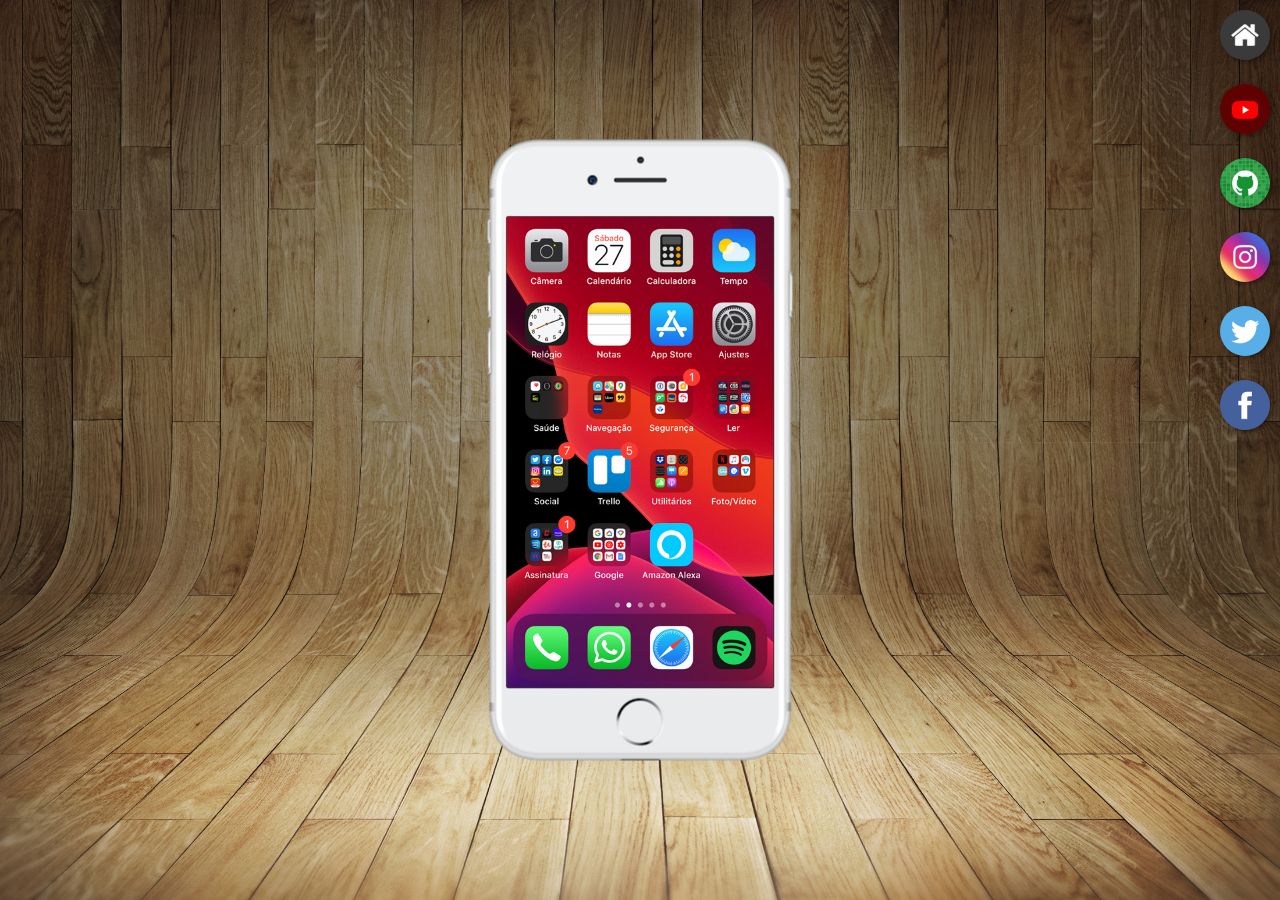
<file: index.html>
<!DOCTYPE html>
<html lang="pt-br">
<head>
    <meta charset="UTF-8">
    <meta name="viewport" content="width=device-width, initial-scale=1.0">
    <link rel="shortcut icon" href="favicon.ico" type="image/x-icon">
    <link rel="stylesheet" href="estilos/style.css">
    <title>Projeto Redes Sociais</title>
</head>
<body>
    <main>
        <section id="telefone">
            <iframe src="home.html" name="tela" id="tela" frameborder="0">
                Seu navegador não é compatível com isso.
            </iframe>
        </section>
        <section id="redes-sociais">
            <a href="home.html" target="tela"><img src="imagens/logo-home.jpg" alt="Home"></a> <br>

            <a href="youtube.html" target="tela"><img src="imagens/logo-youtube.jpg" alt="Youtube"></a> <br>

            <a href="github.html" target="tela"><img src="imagens/logo-github.jpg" alt="GitHub"></a> <br>

            <a href="instagram.html" target="tela"><img src="imagens/logo-instagram.jpg" alt="Instagram"></a> <br>
            
            <a href="twitter.html" target="tela"><img src="imagens/logo-twitter.jpg" alt="Twitter"></a> <br>

            <a href="facebook.html" target="tela"><img src="imagens/logo-facebook.jpg" alt="Facebook"></a>
        </section>
    </main>
</body>
</html>
</file>
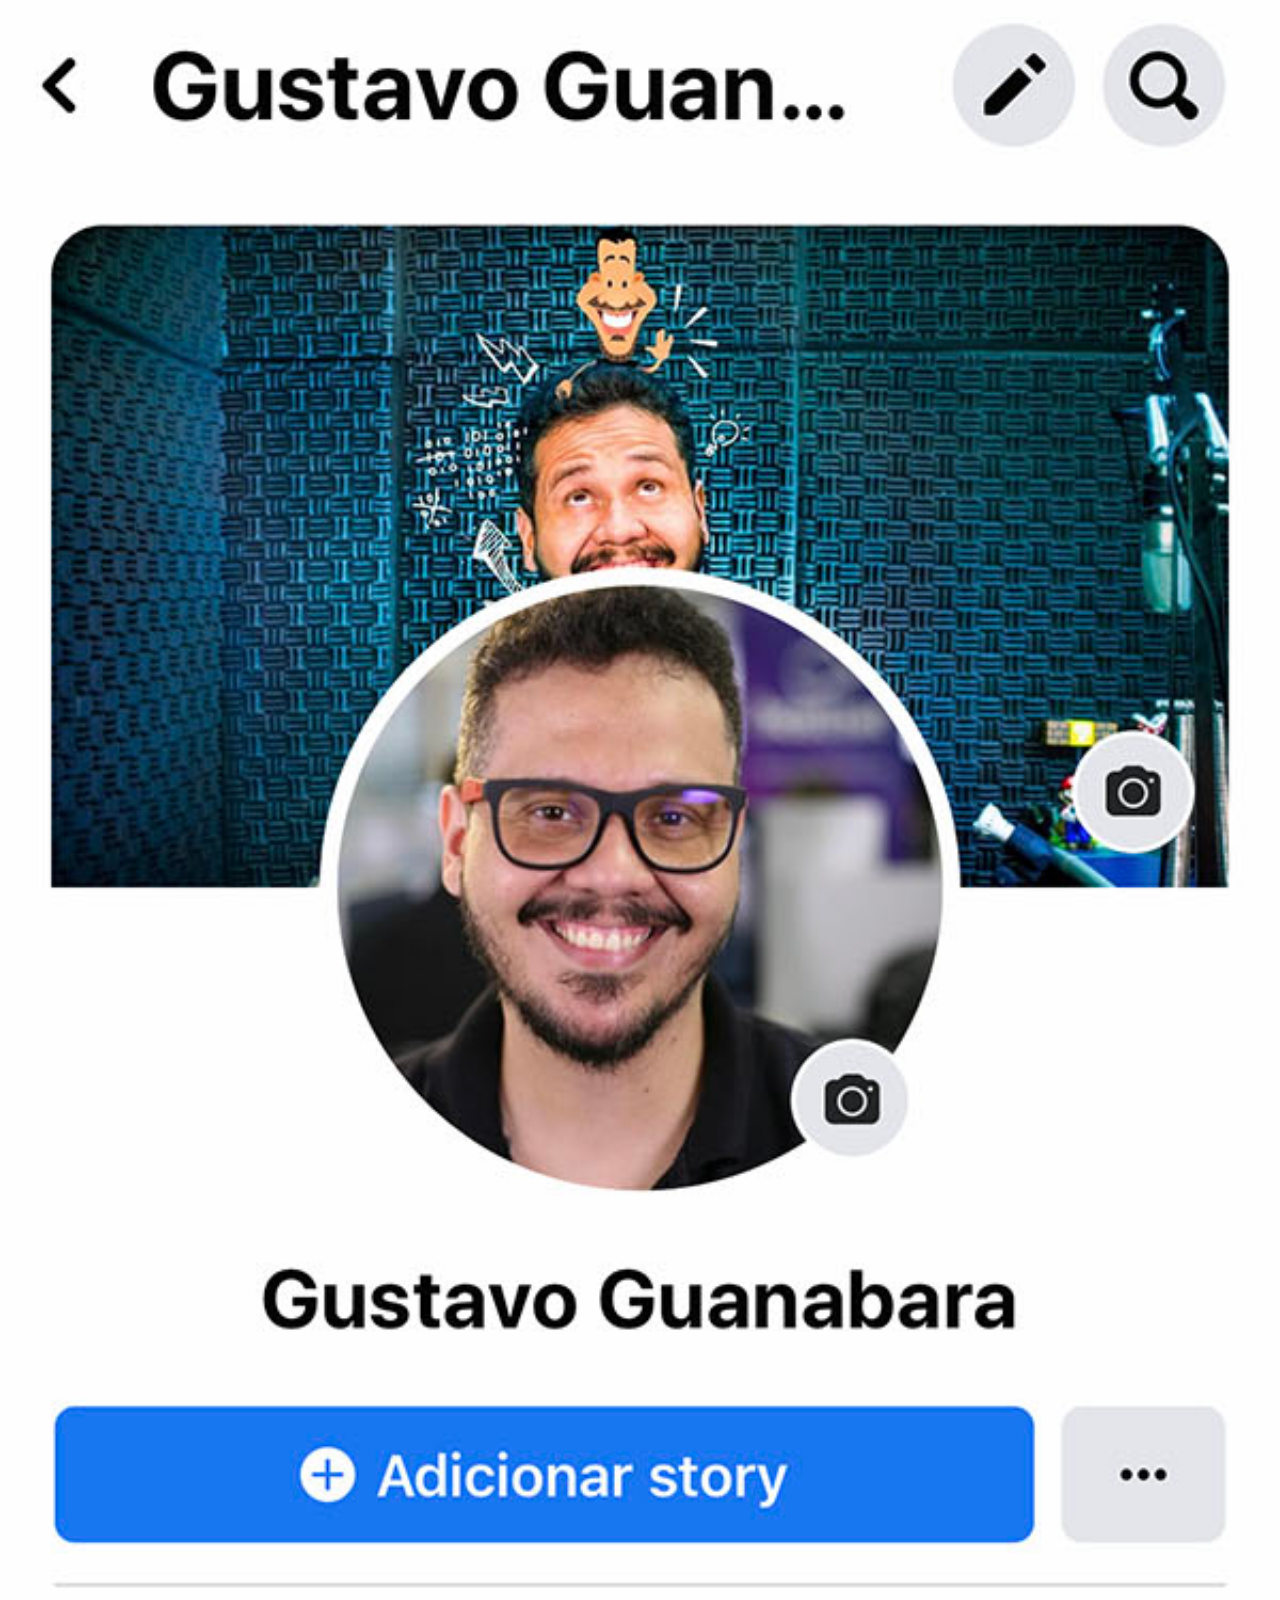
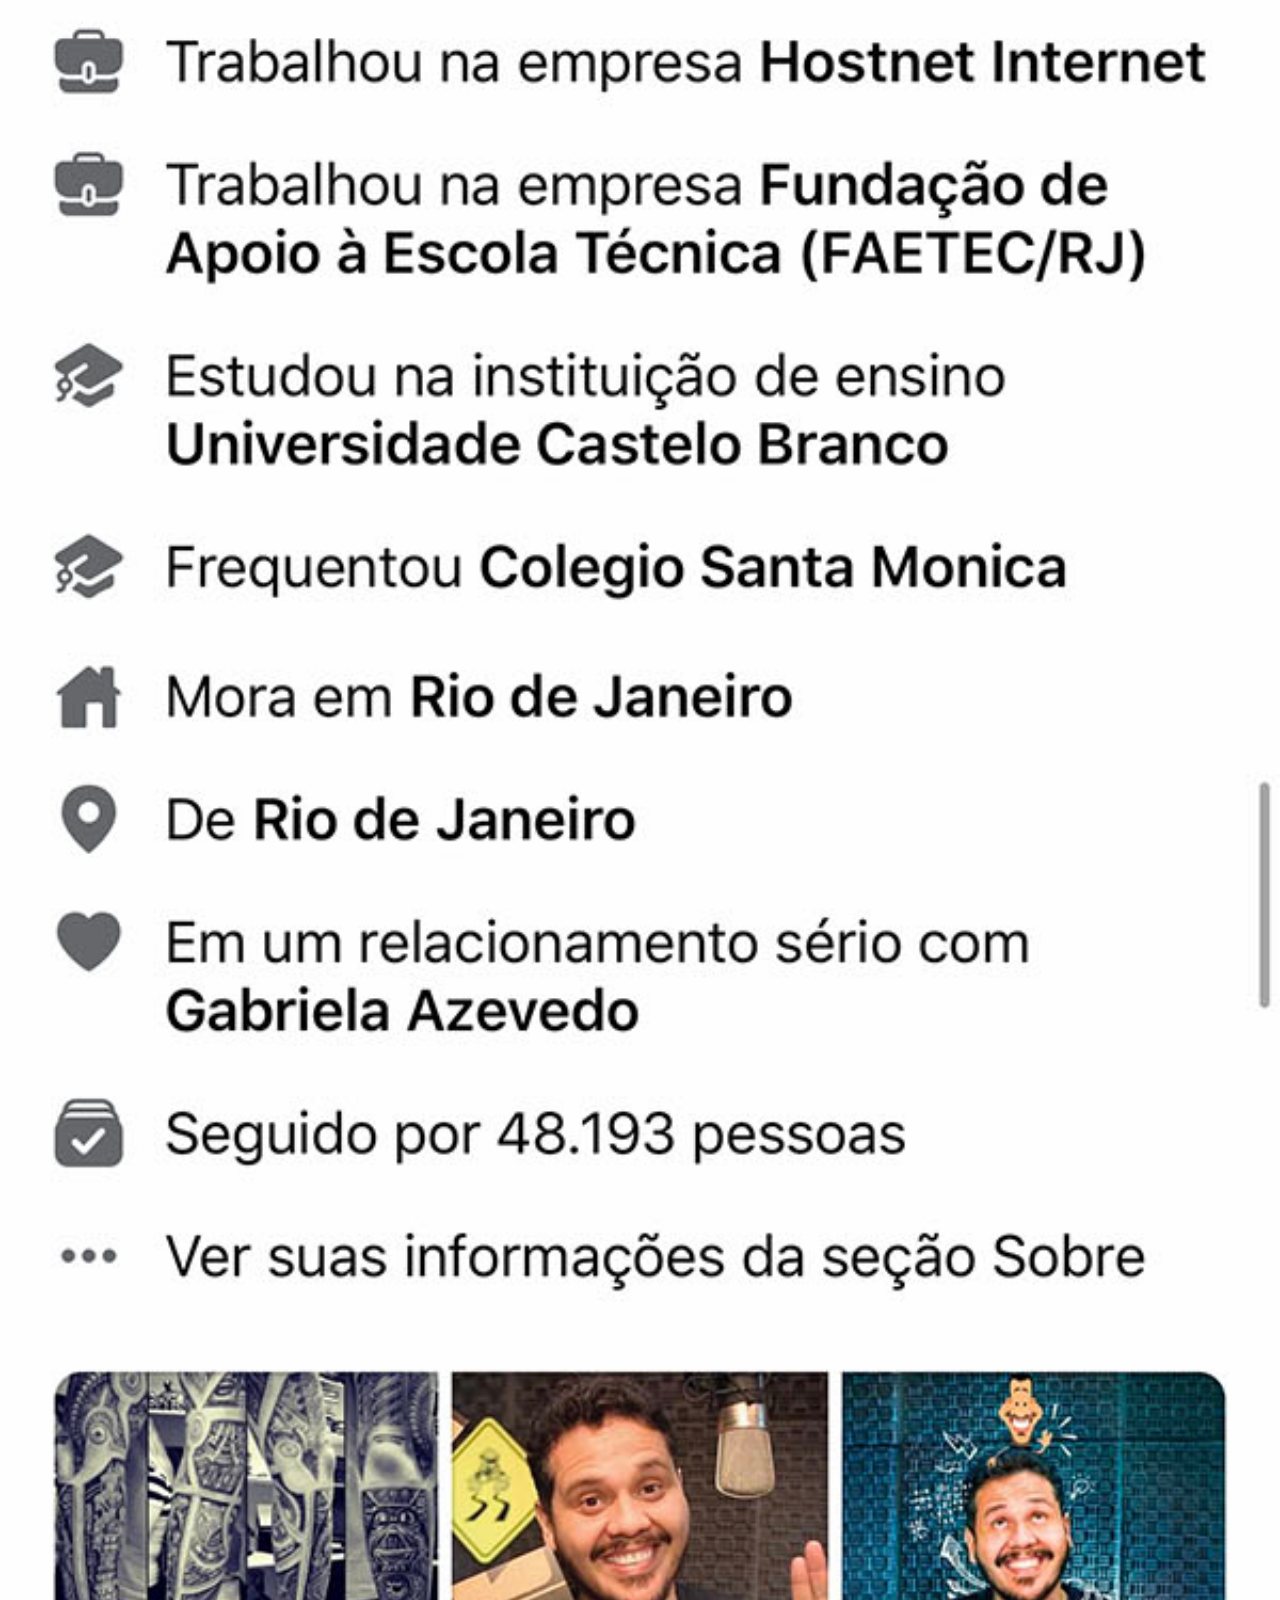
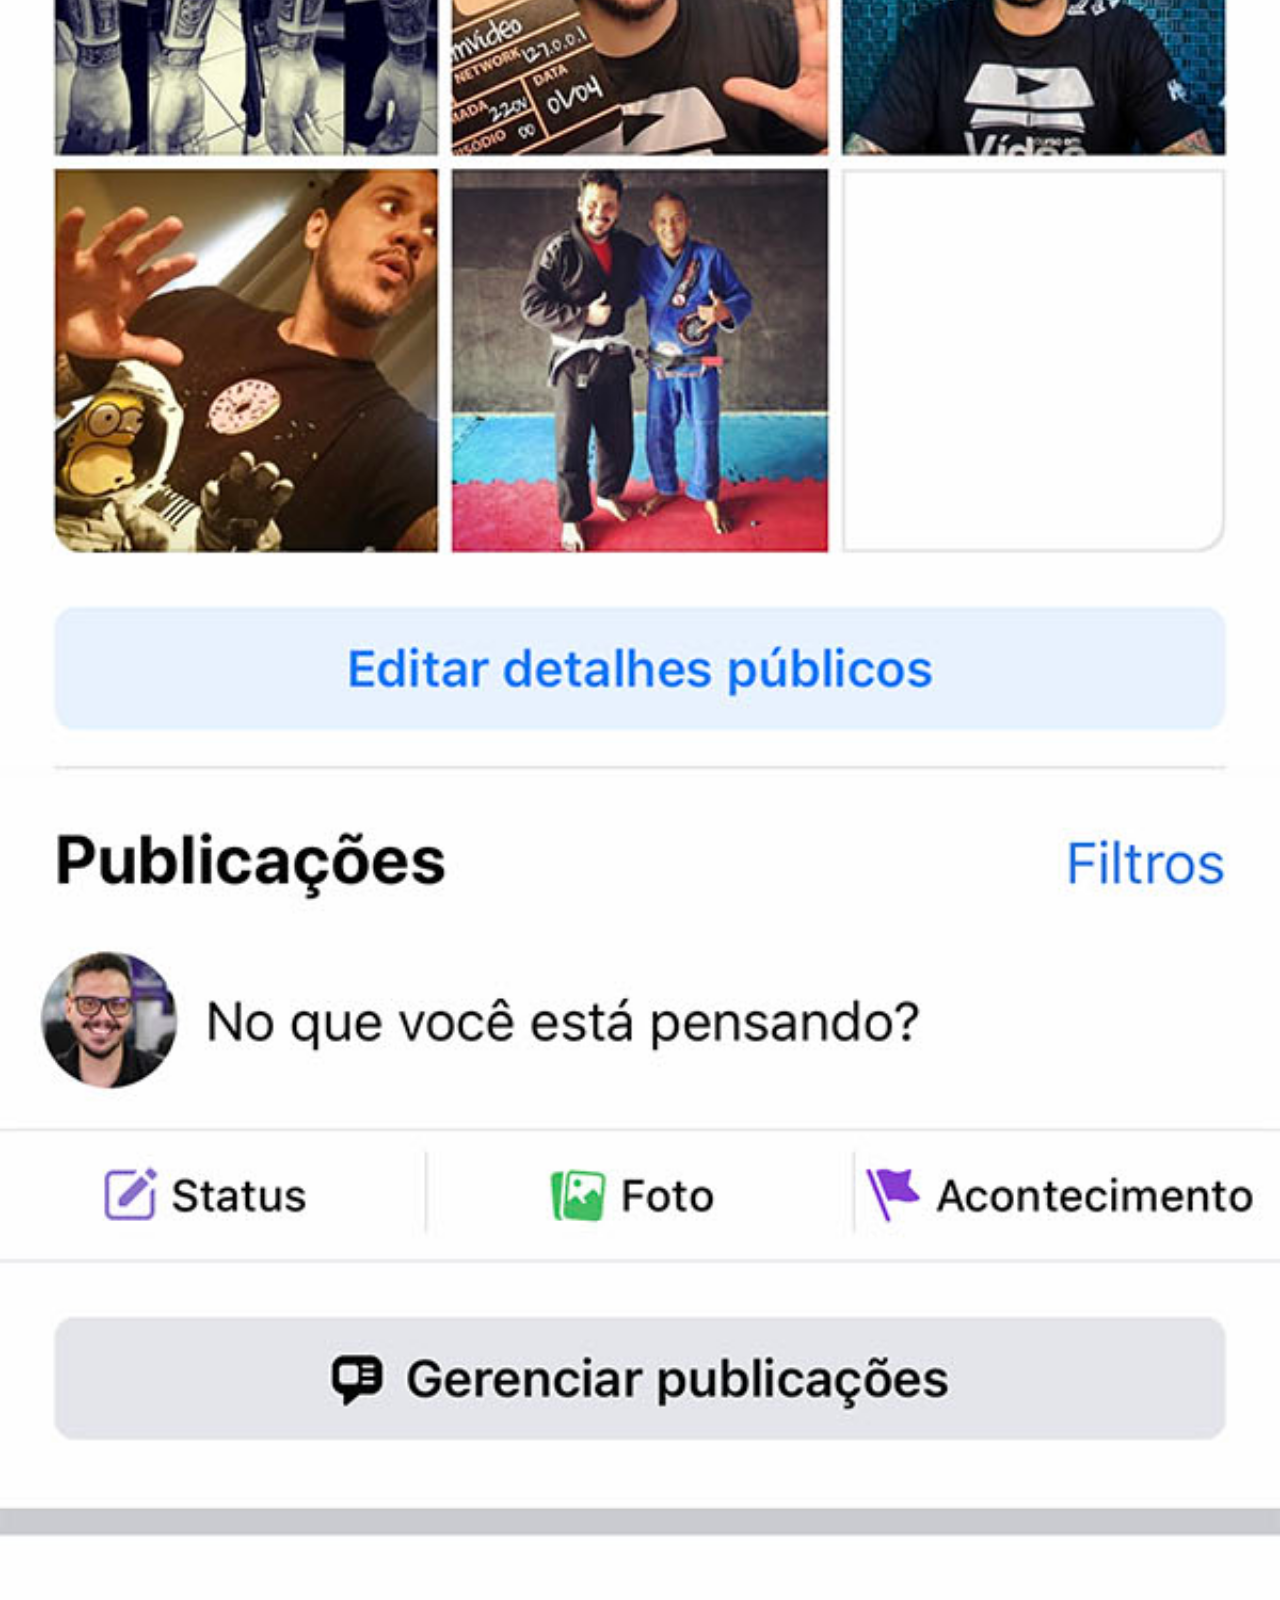
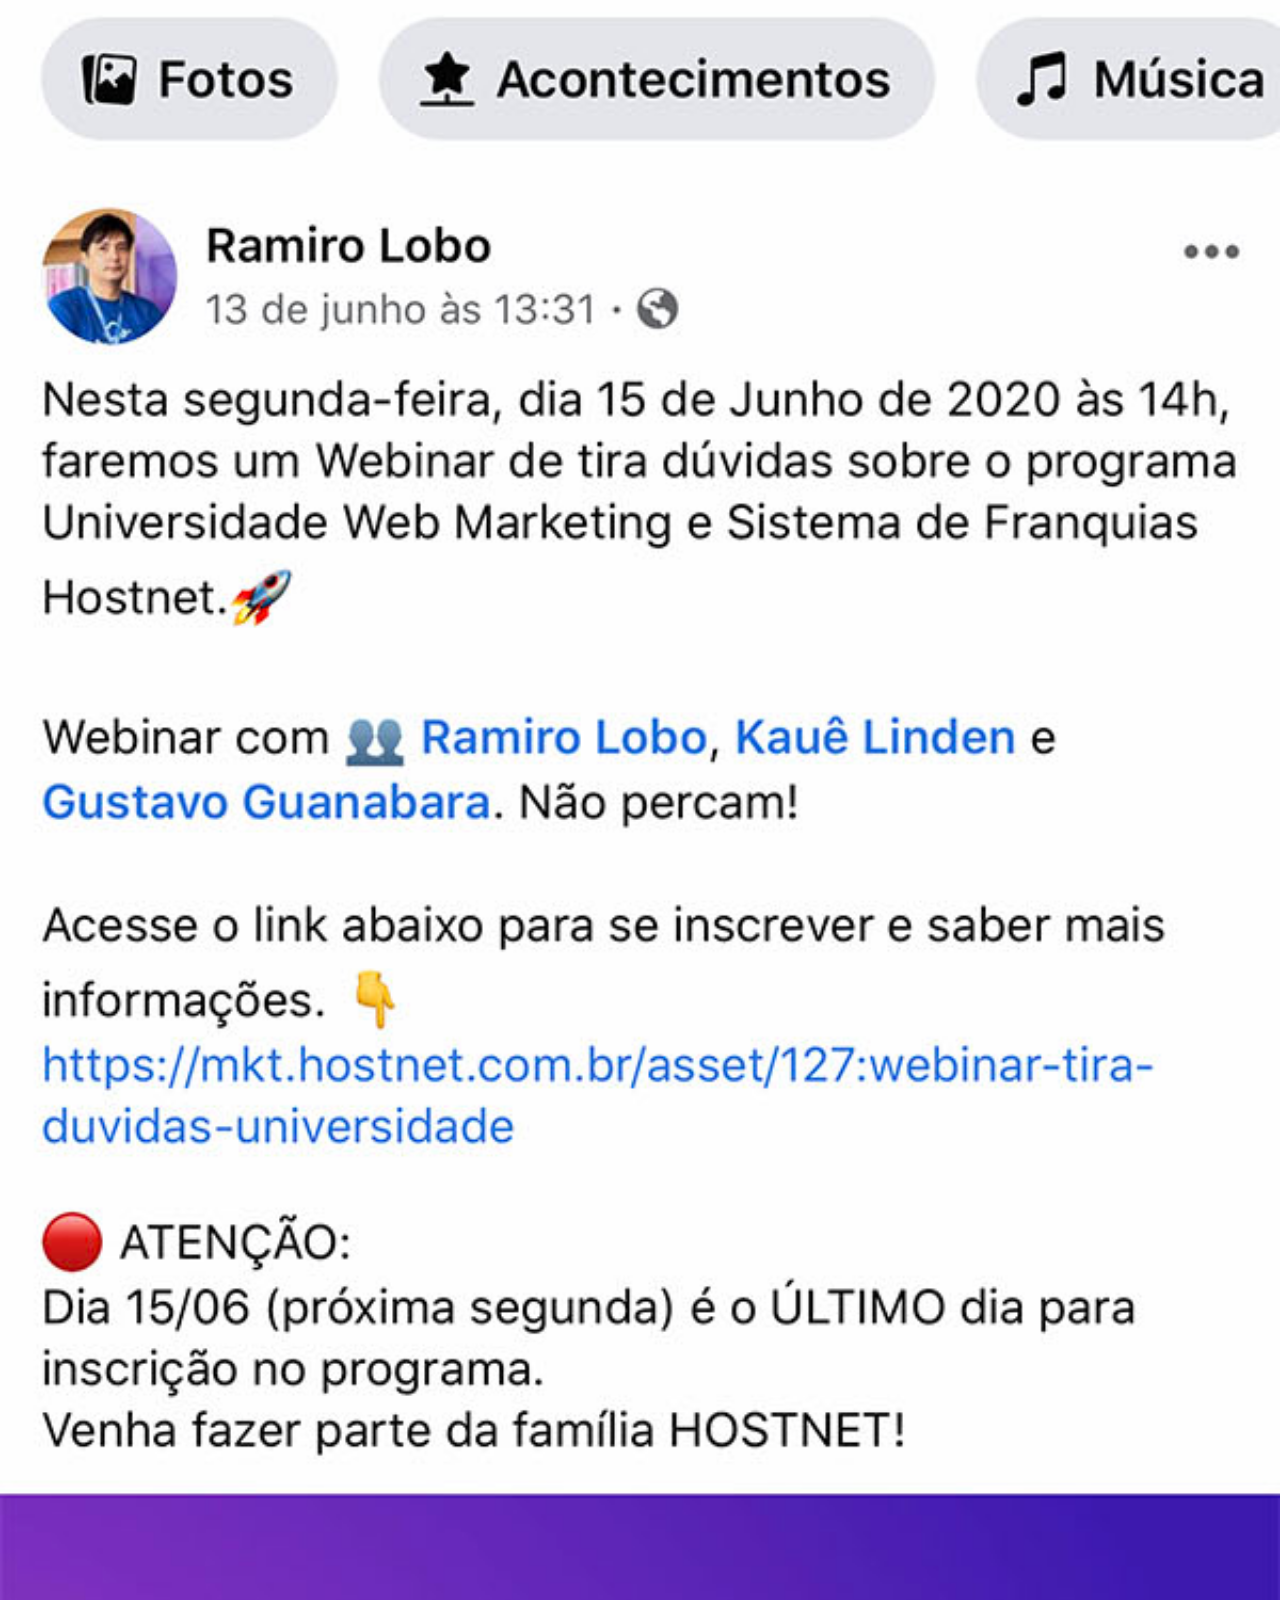
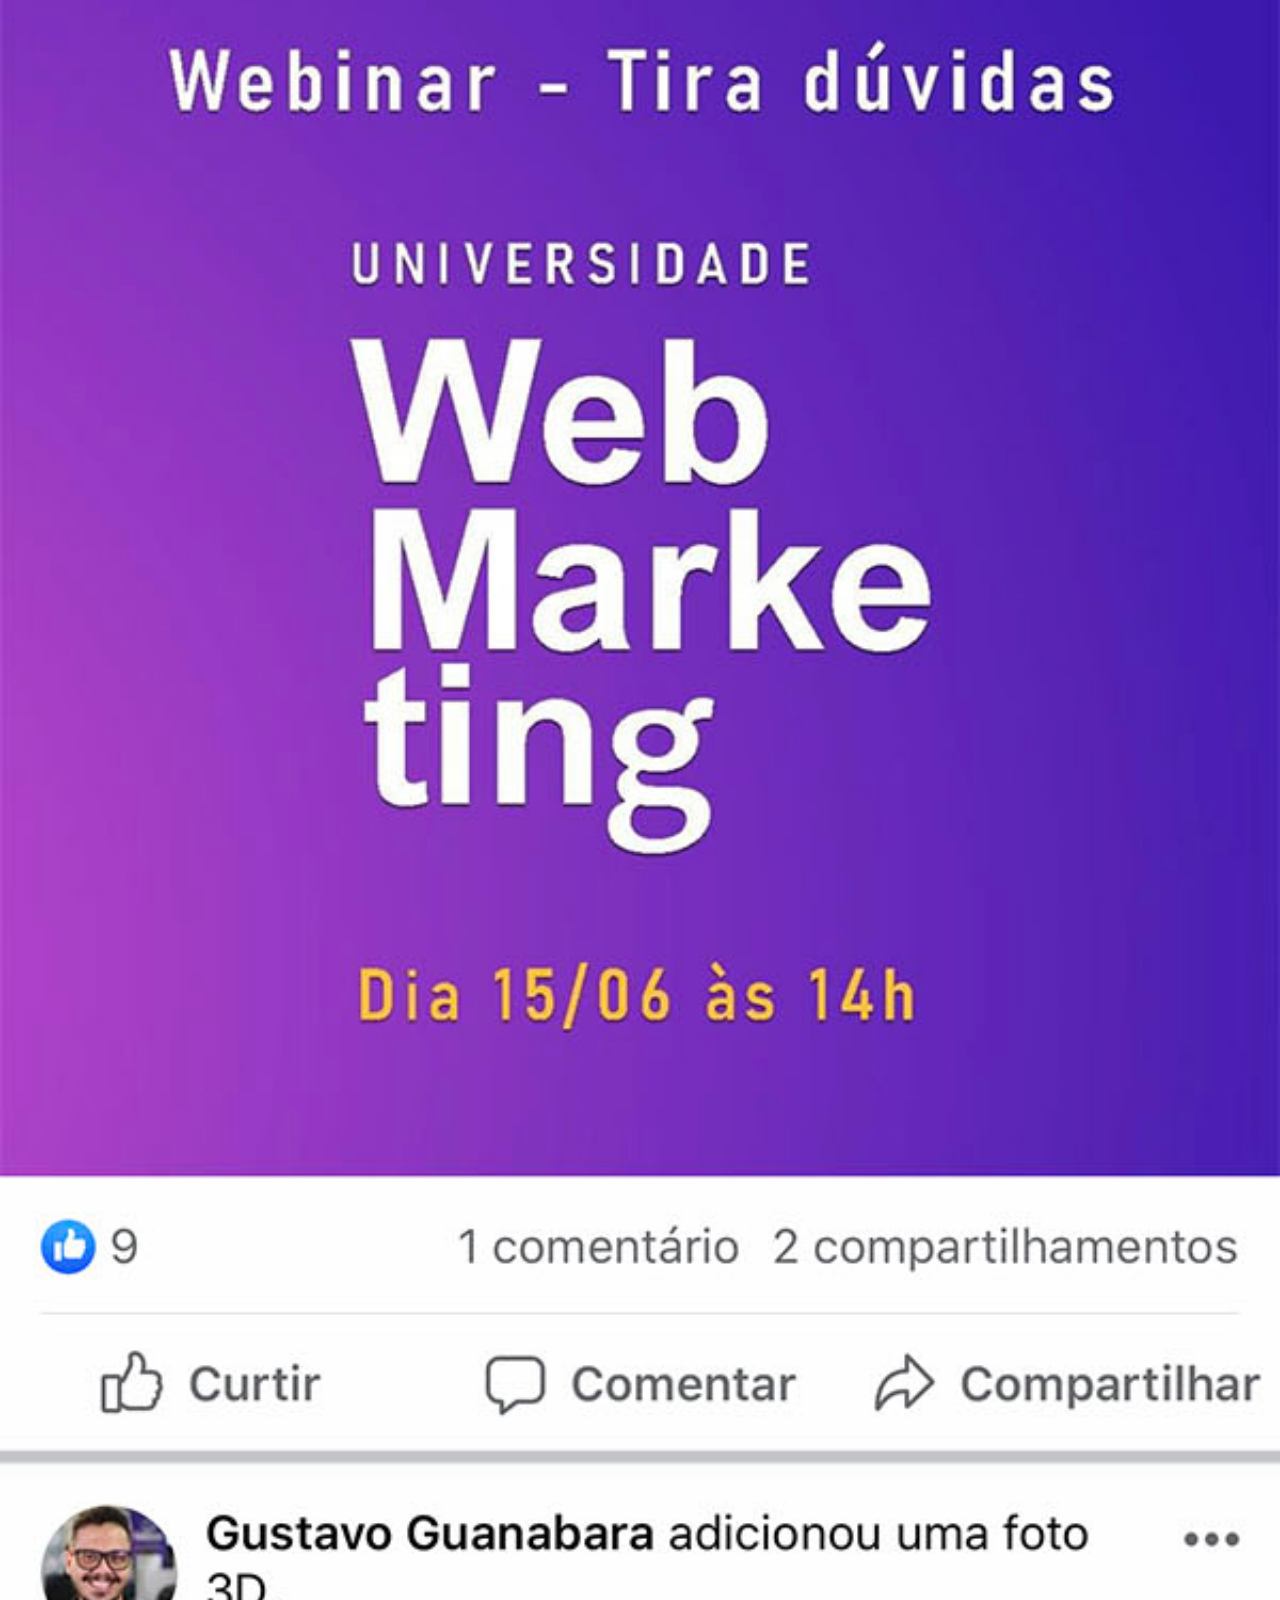
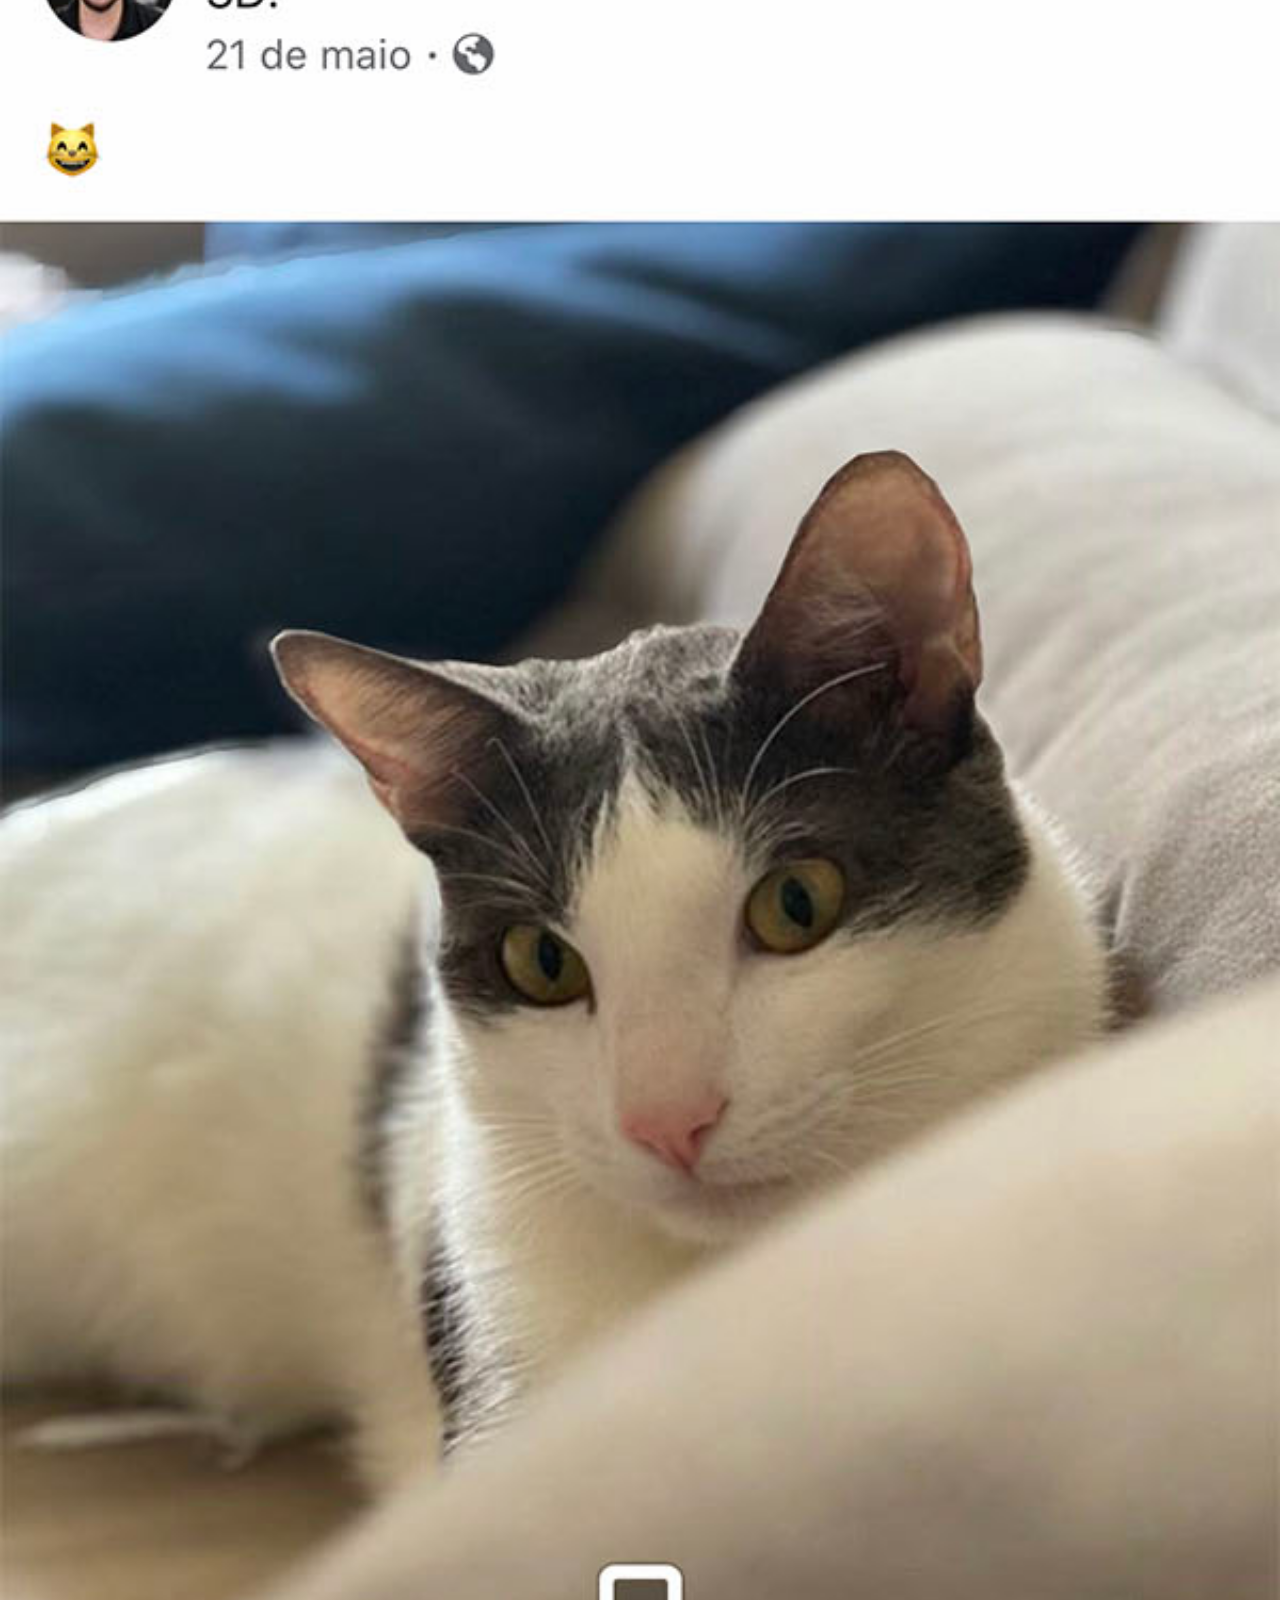
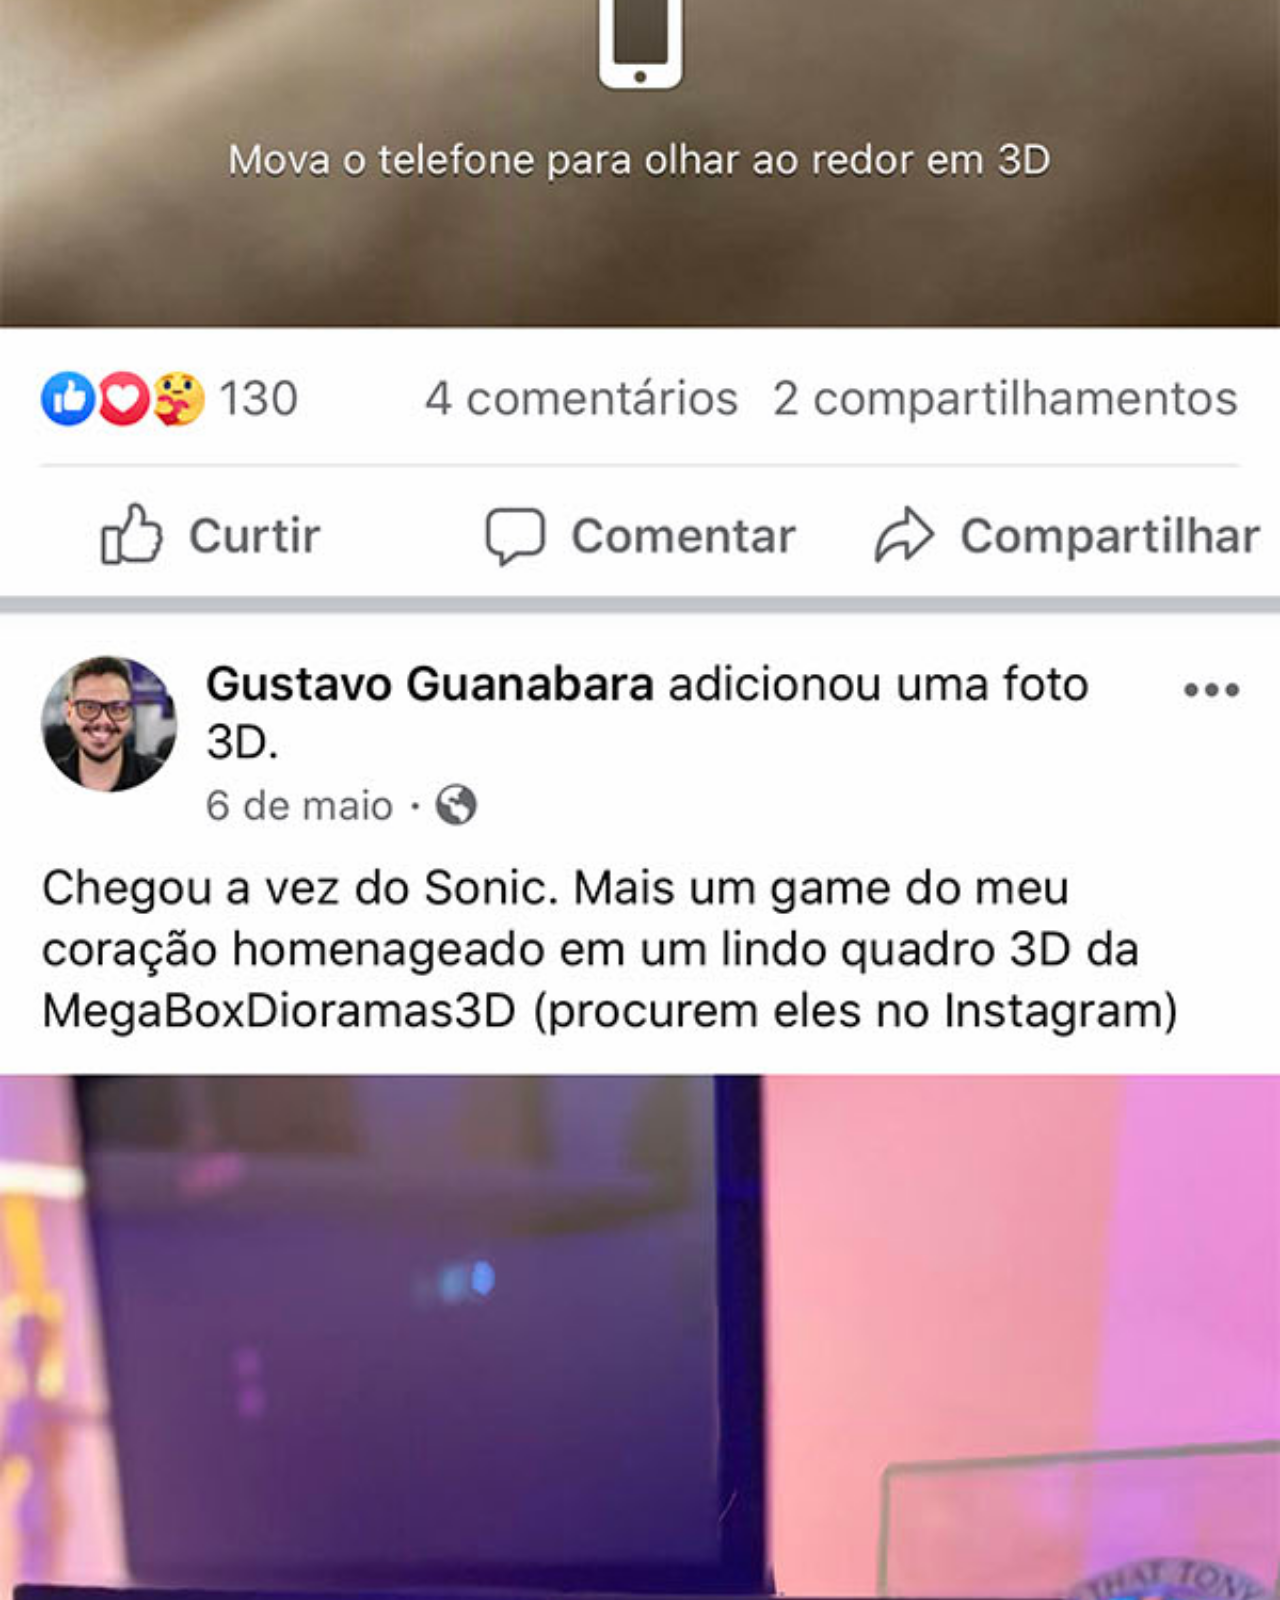
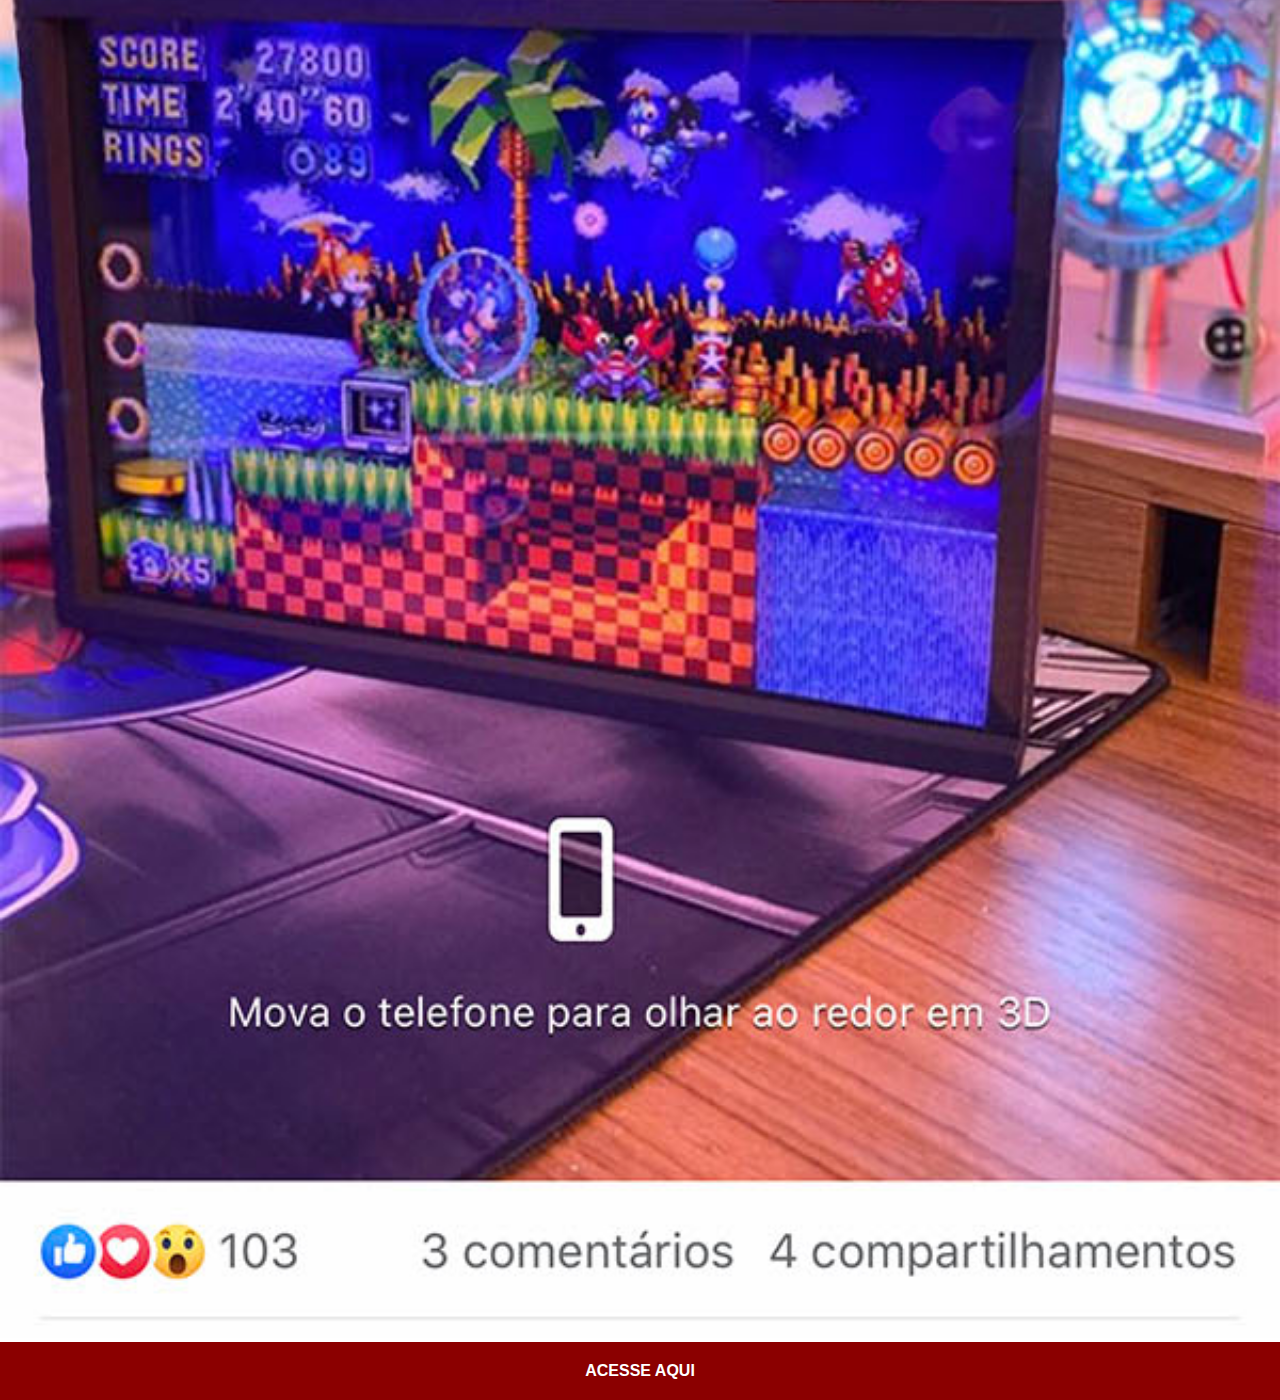
<file: facebook.html>
<!DOCTYPE html>
<html lang="pt-br">
<head>
    <meta charset="UTF-8">
    <meta name="viewport" content="width=device-width, initial-scale=1.0">
    <title>Facebook</title>
    <link rel="stylesheet" href="estilos/social.css">
</head>
<body>
    <img src="imagens/tela-facebook.jpg" alt="Facebook">
    <a href="https://www.facebook.com/gustavoguanabara" target="_blank">ACESSE AQUI</a>
</body>
</html>
</file>
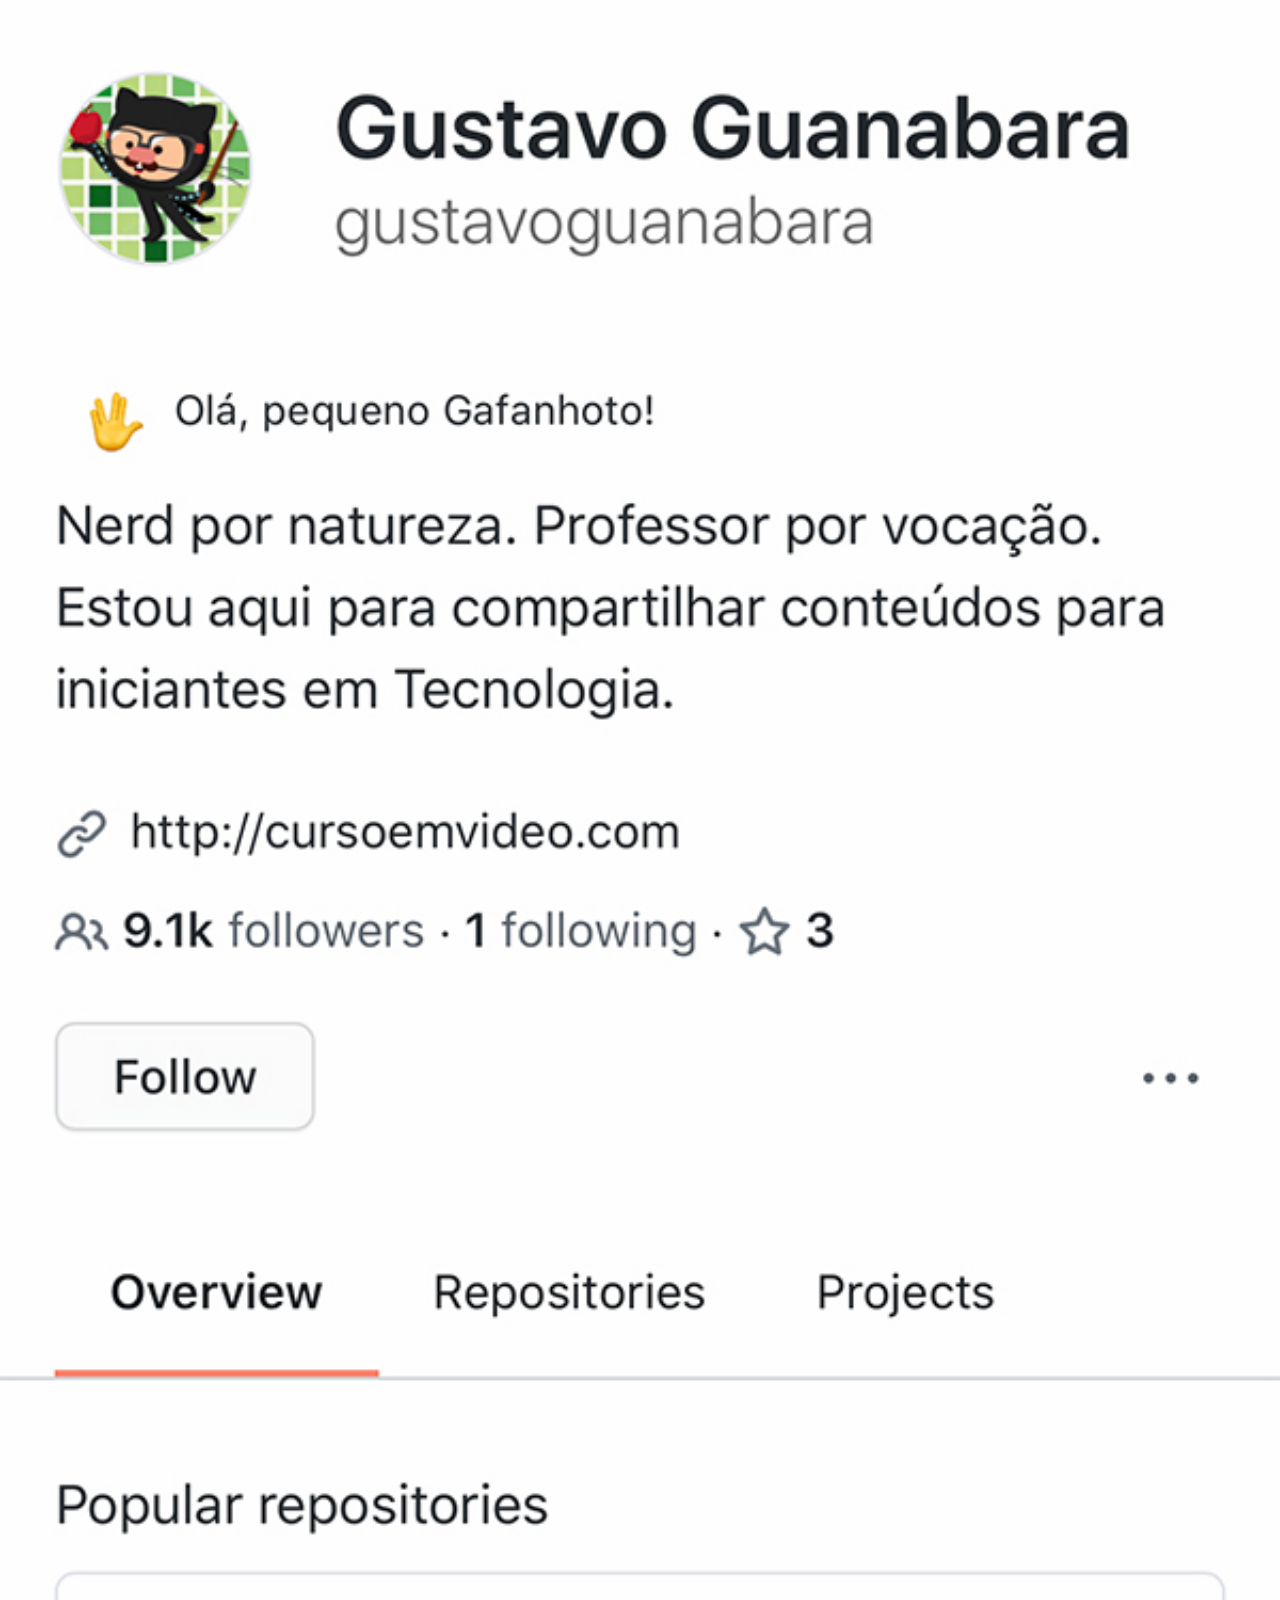
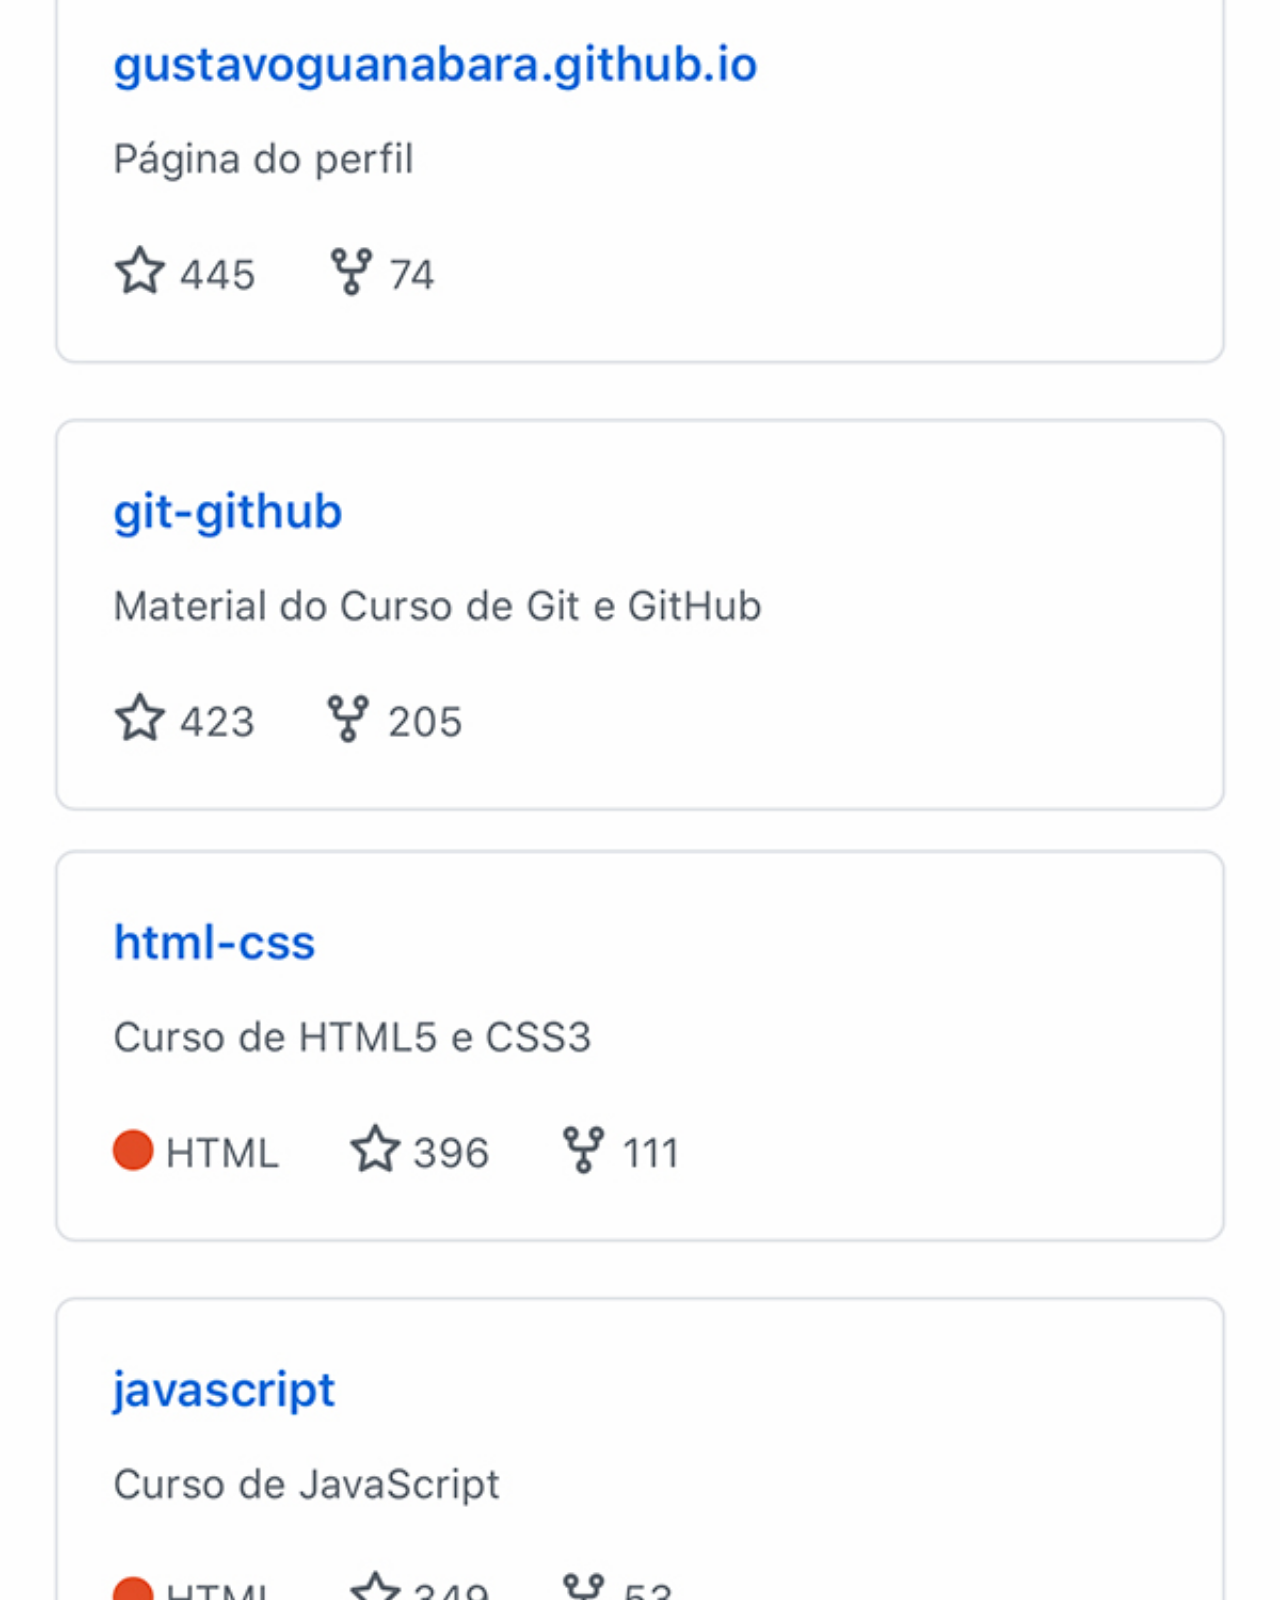
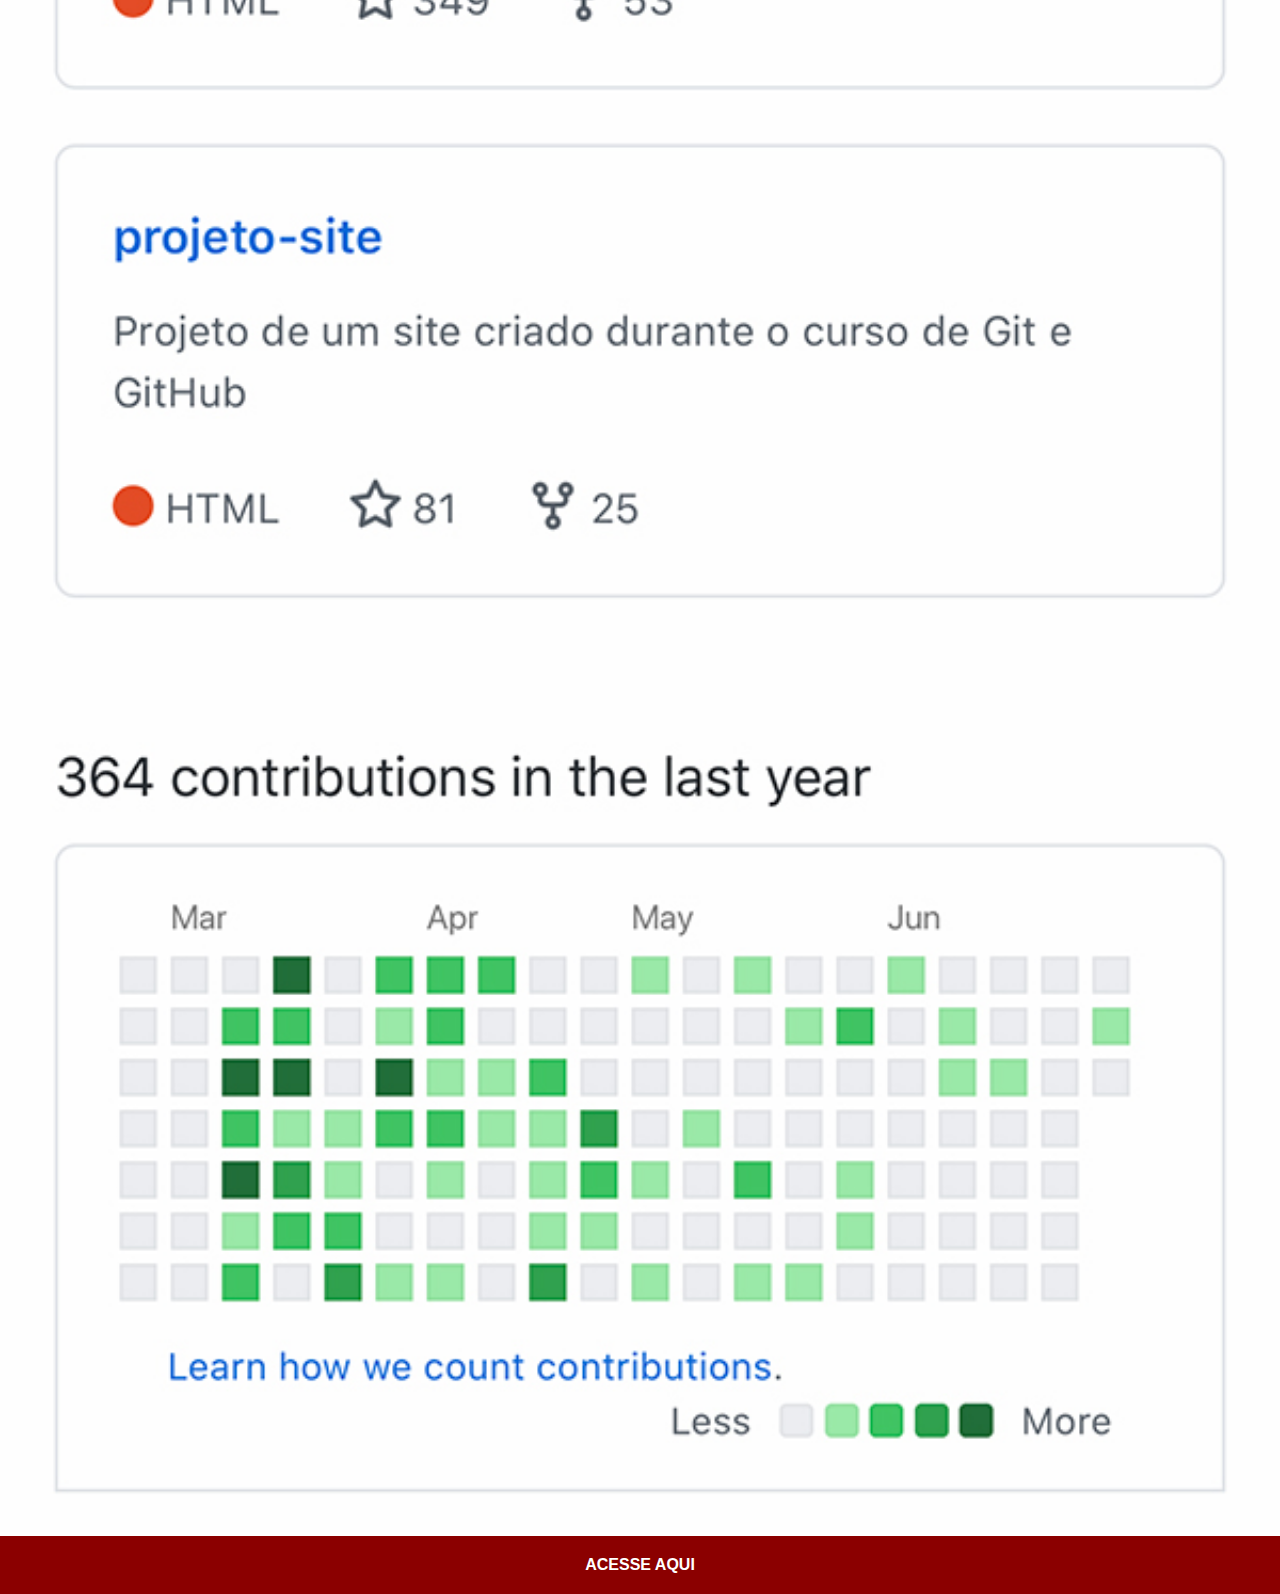
<file: github.html>
<!DOCTYPE html>
<html lang="pt-br">
<head>
    <meta charset="UTF-8">
    <meta name="viewport" content="width=device-width, initial-scale=1.0">
    <title>GitHub</title>
    <link rel="stylesheet" href="estilos/social.css">
</head>
<body>
    <img src="imagens/tela-github.jpg" alt="GitHub">
    <a href="https://github.com/gustavoguanabara" target="_blank">ACESSE AQUI</a>
</body>
</html>
</file>
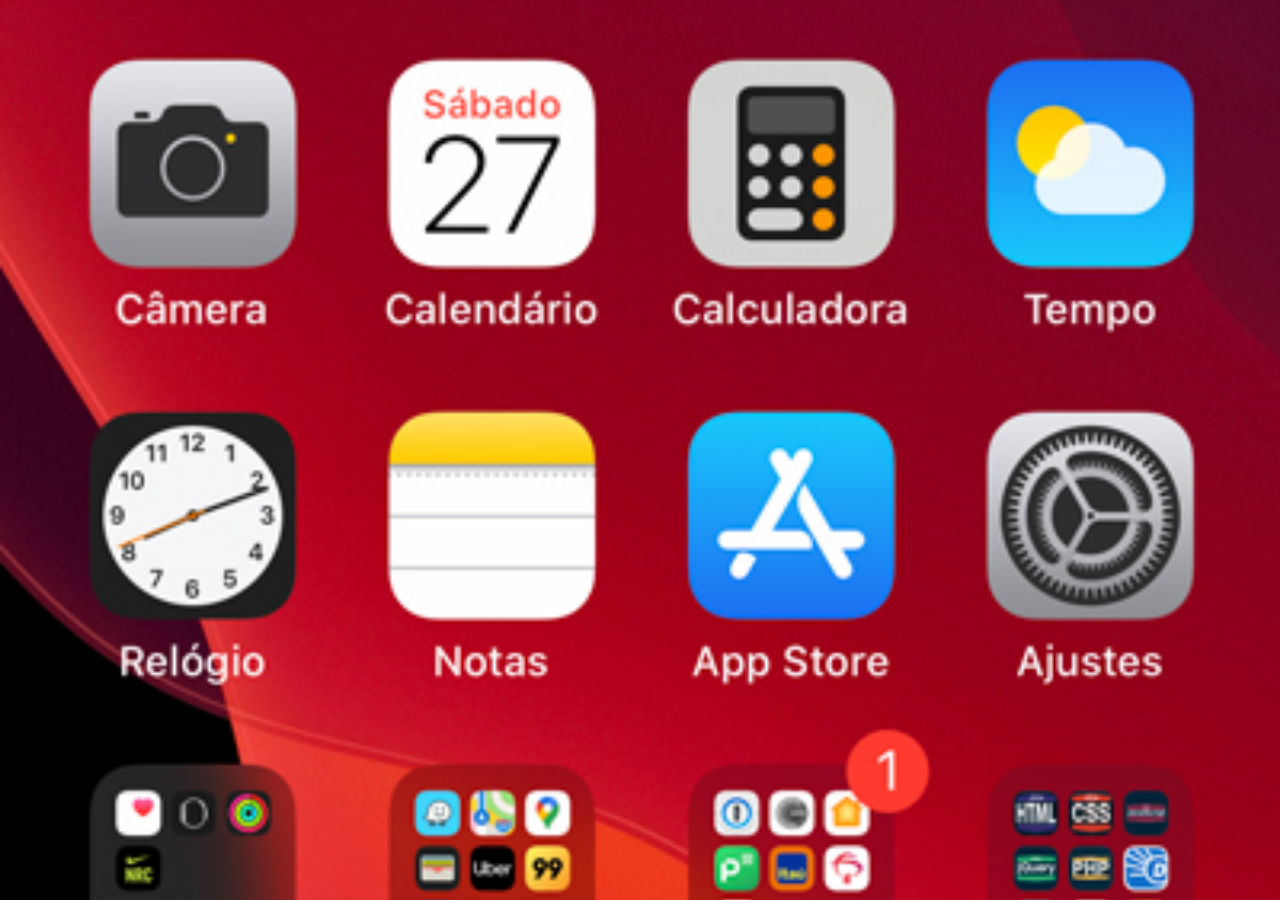
<file: home.html>
<!DOCTYPE html>
<html lang="pt-br">
<head>
    <meta charset="UTF-8">
    <meta name="viewport" content="width=device-width, initial-scale=1.0">
    <title>Home</title>
</head>
<style>
    * {
        margin: 0px;
        padding: 0px;
    }

    body {
        height: 100vh;
        width: 100vw;
        background-color: black;
        background-image: url(imagens/tela-home.jpg);
        background-repeat: no-repeat;
        background-position: top center;
        background-size: cover;
    }
</style>
<body>
    
</body>
</html>
</file>
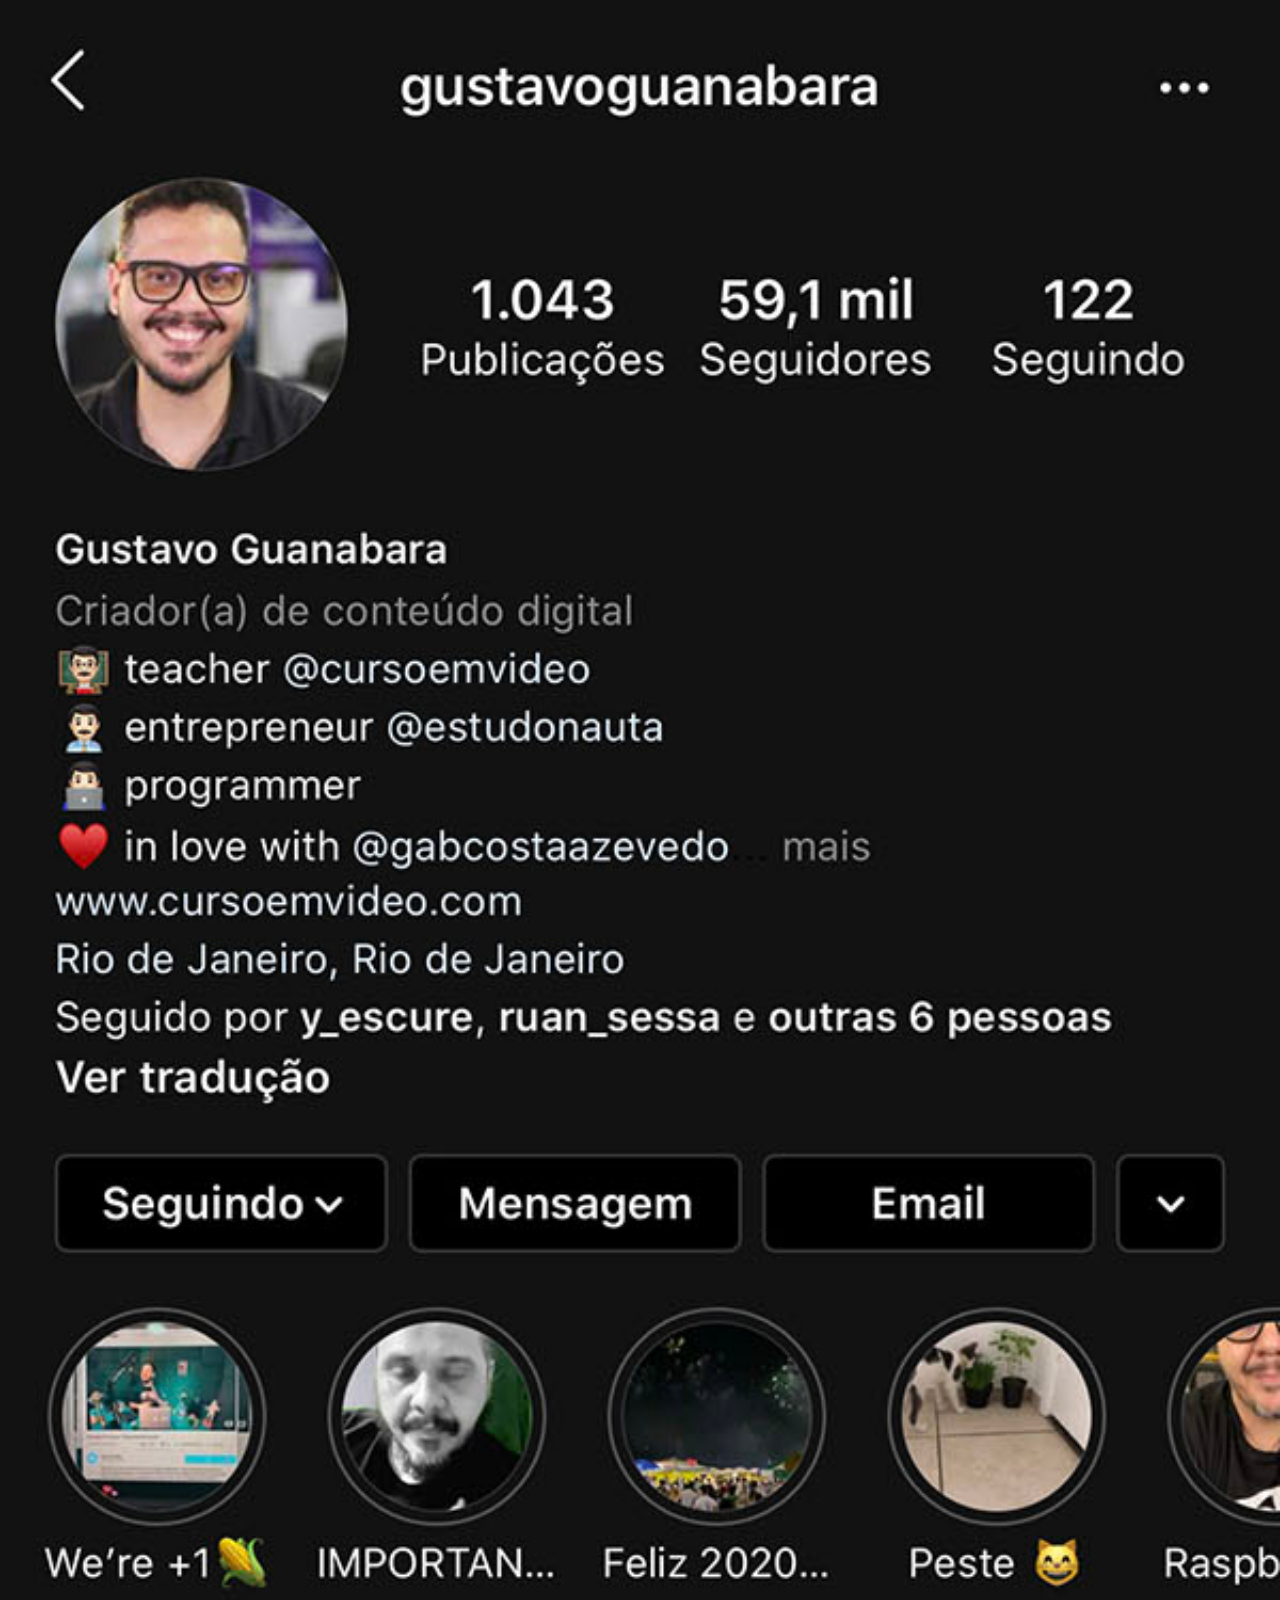
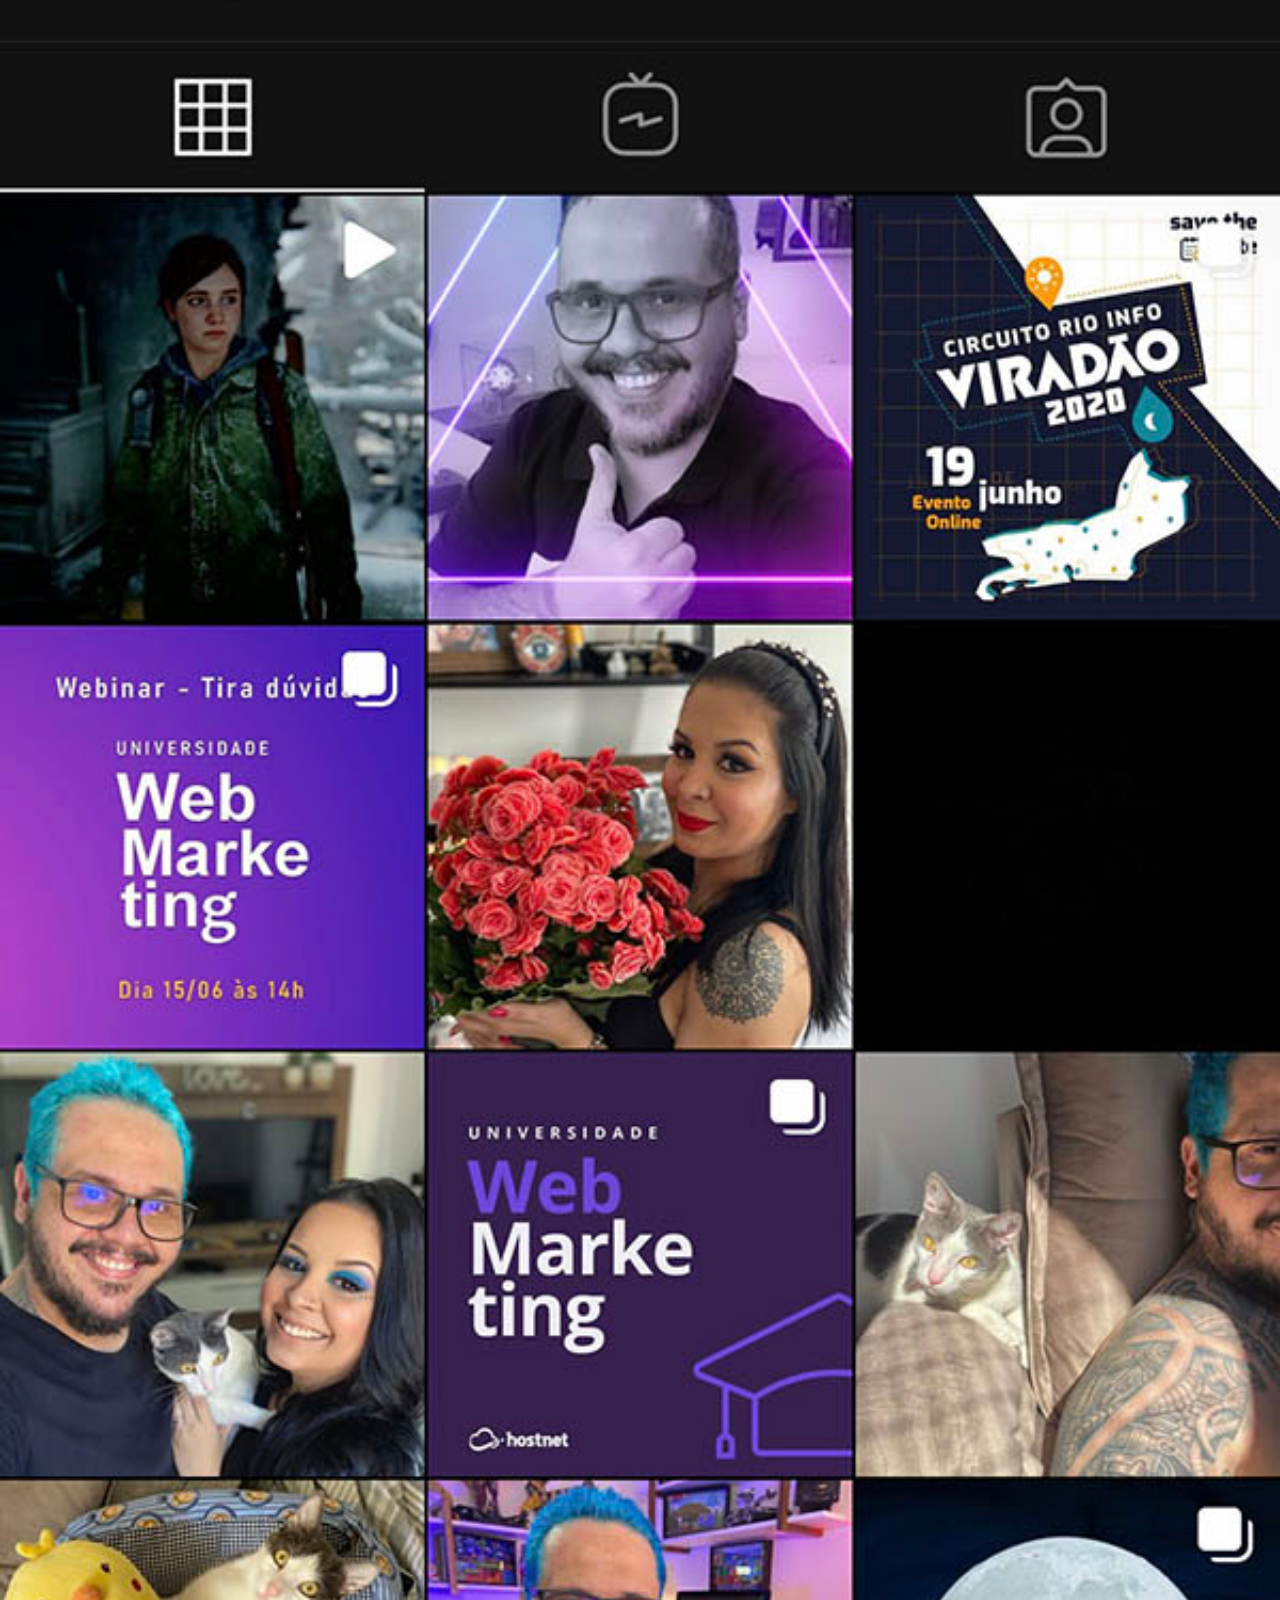
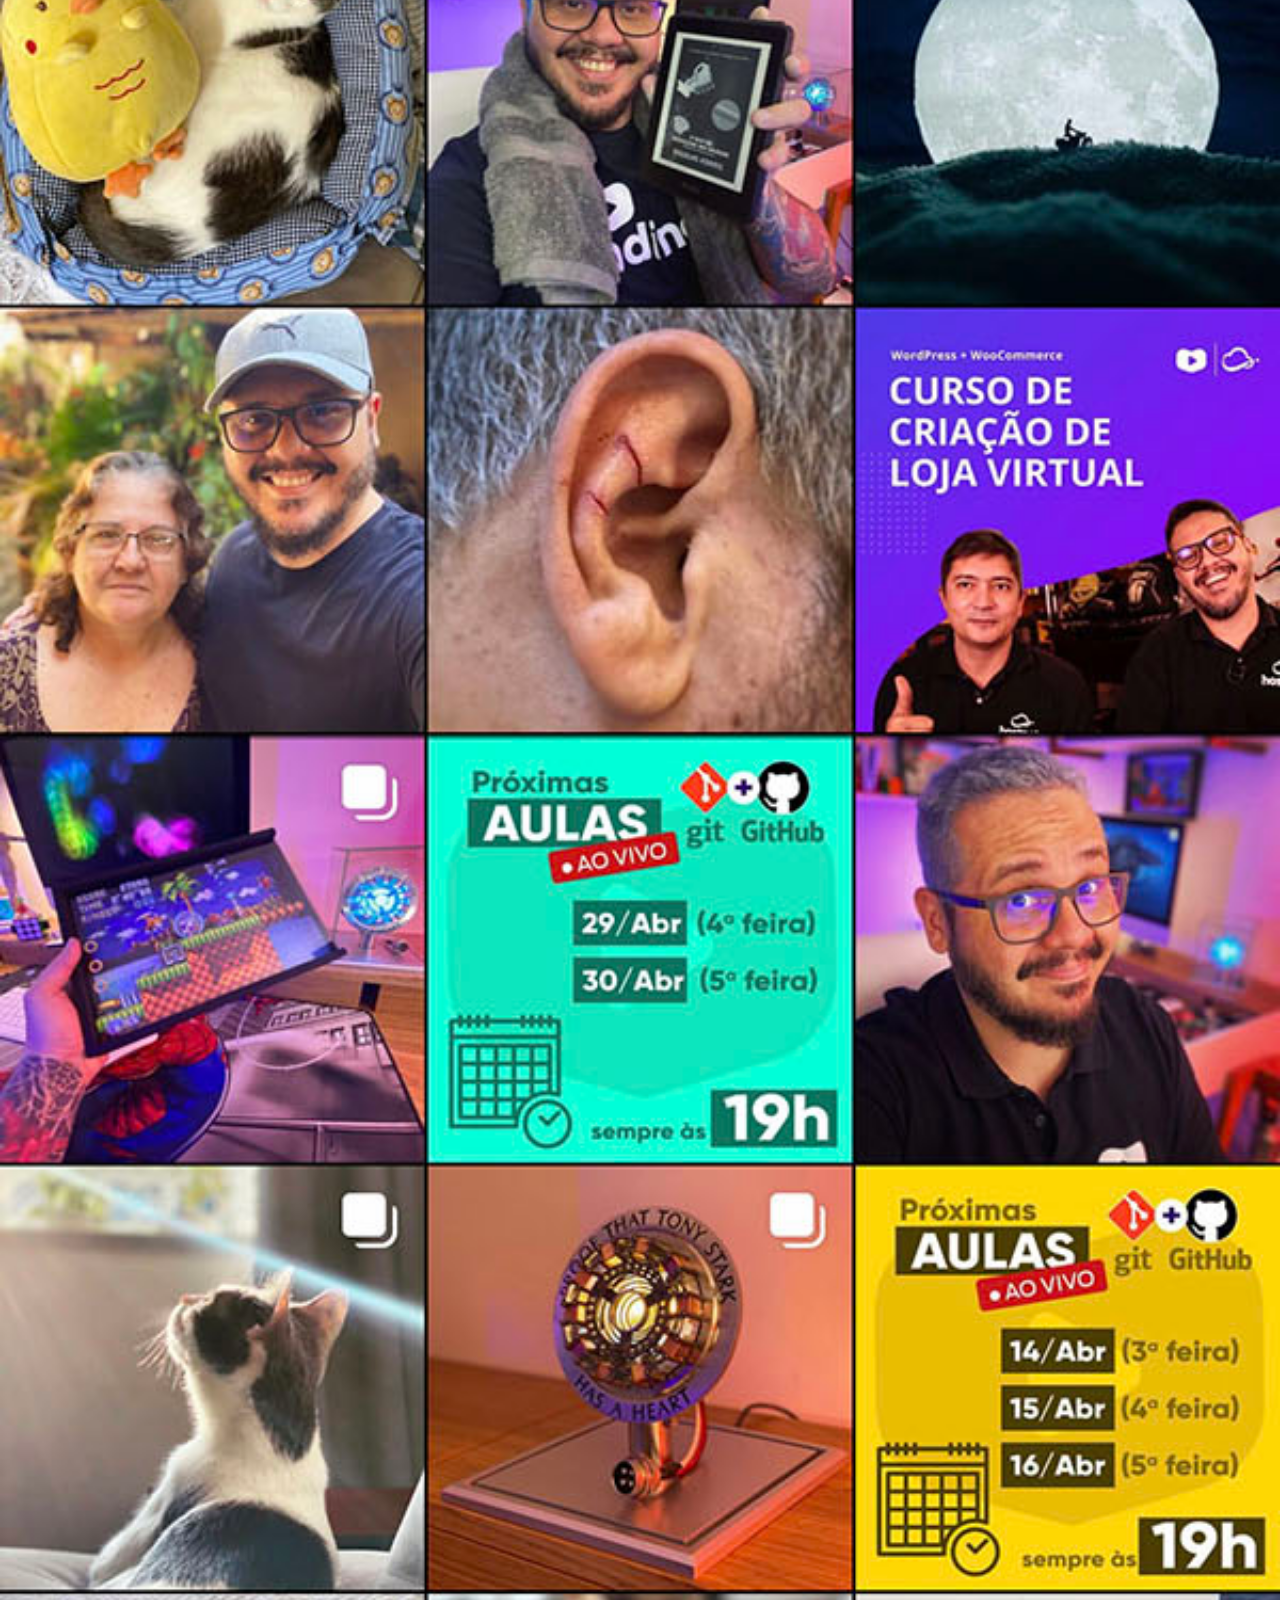
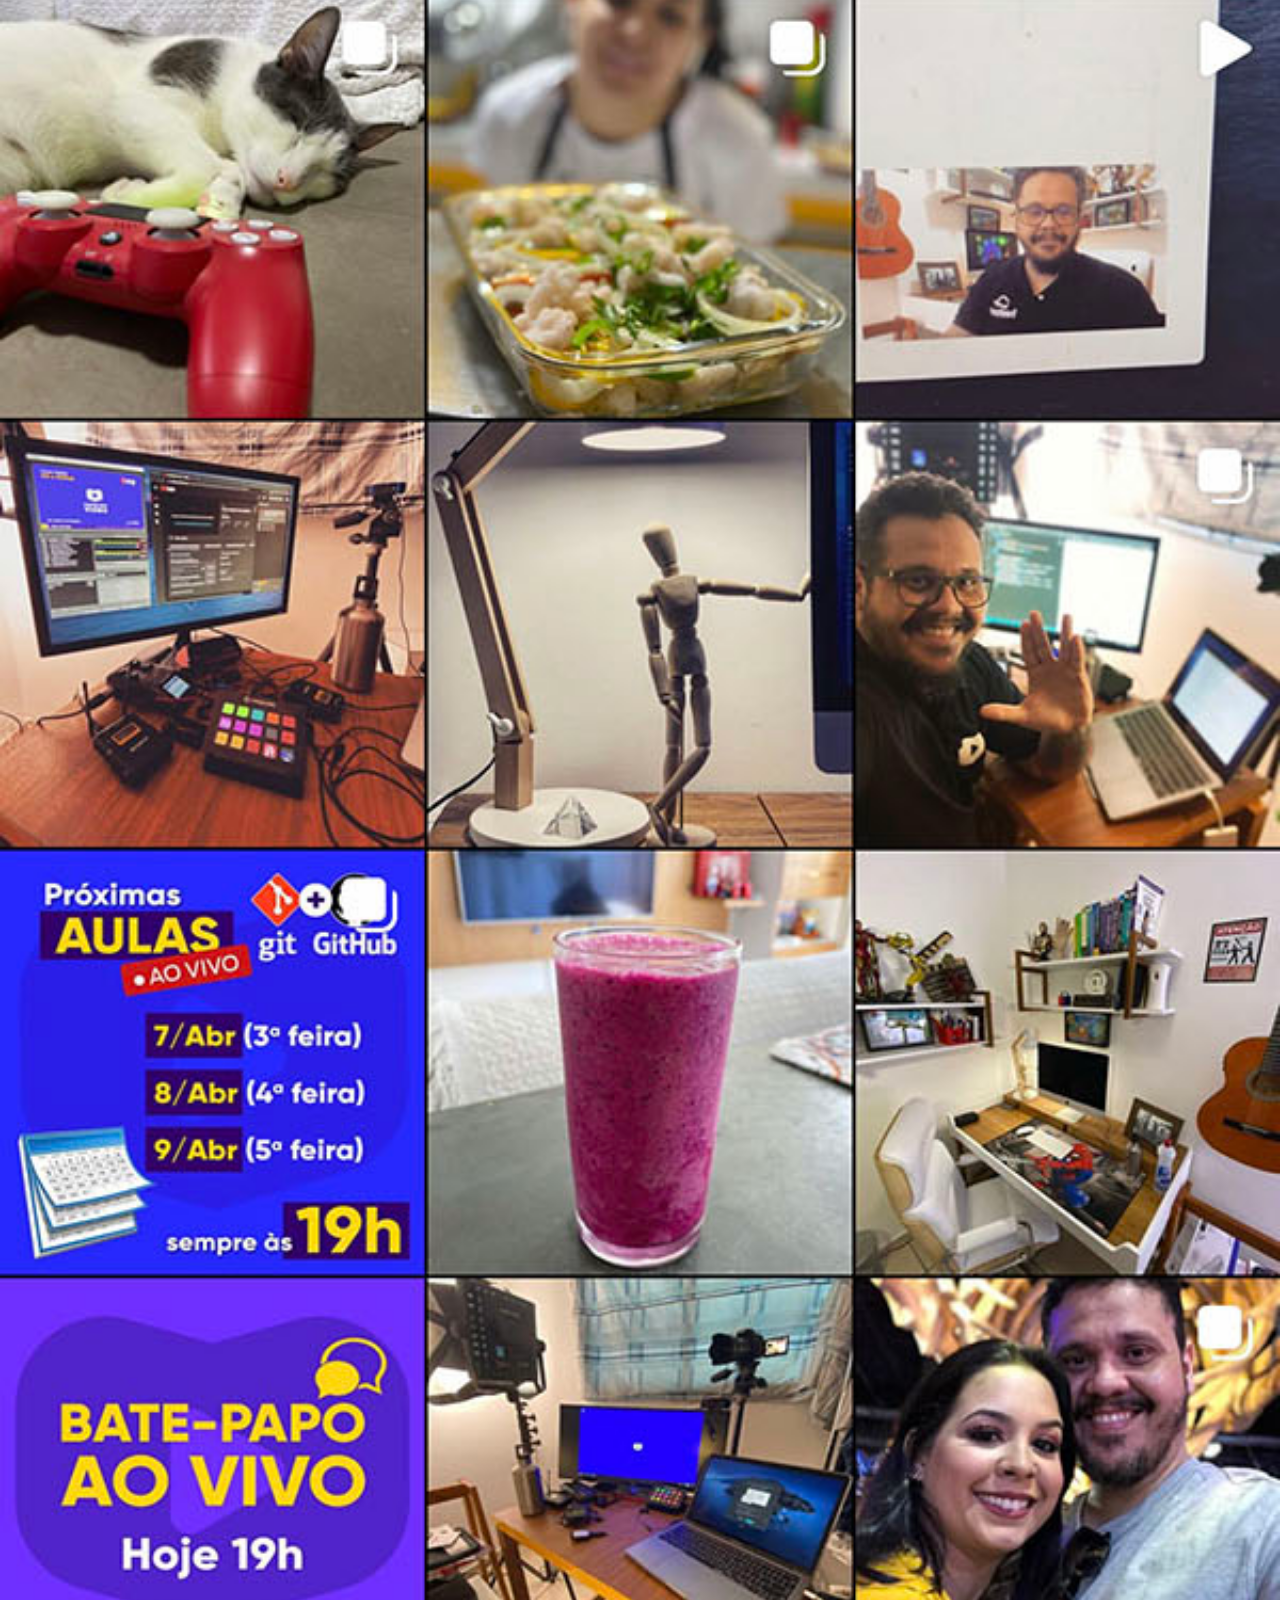
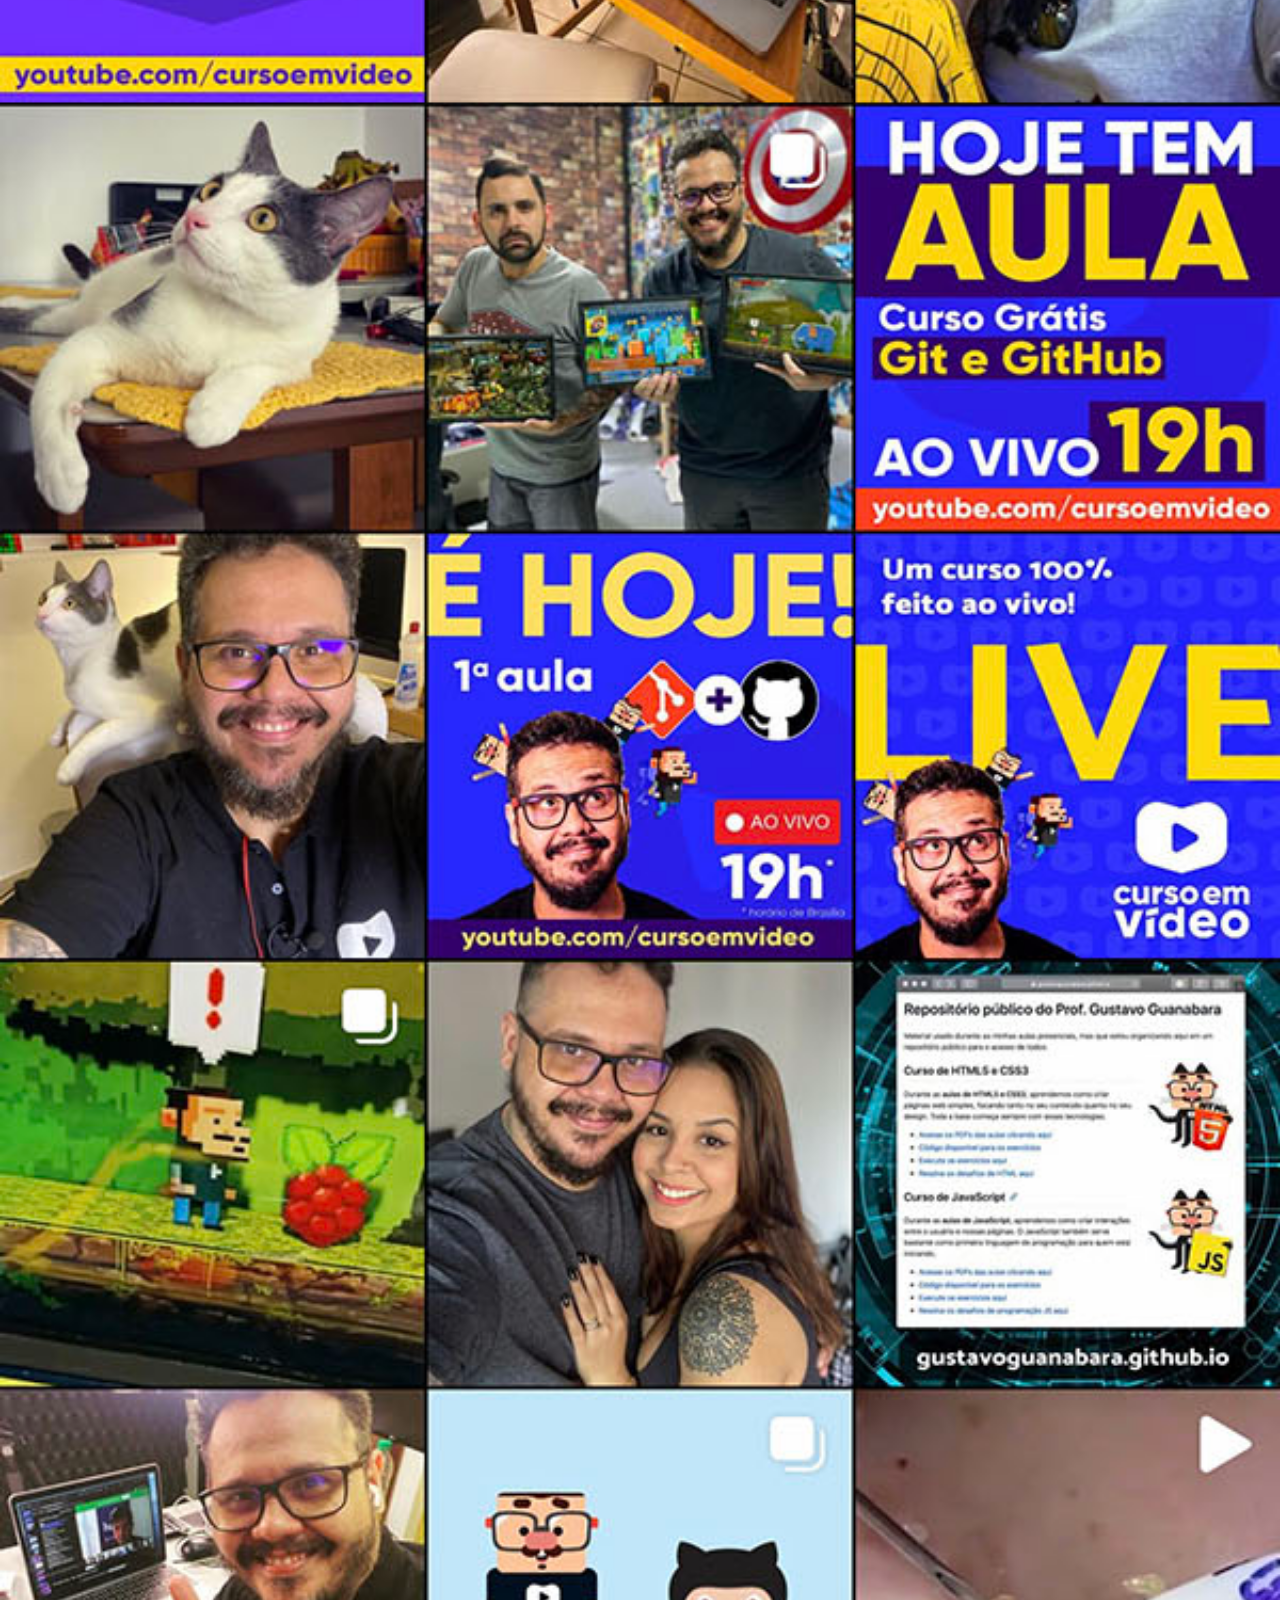
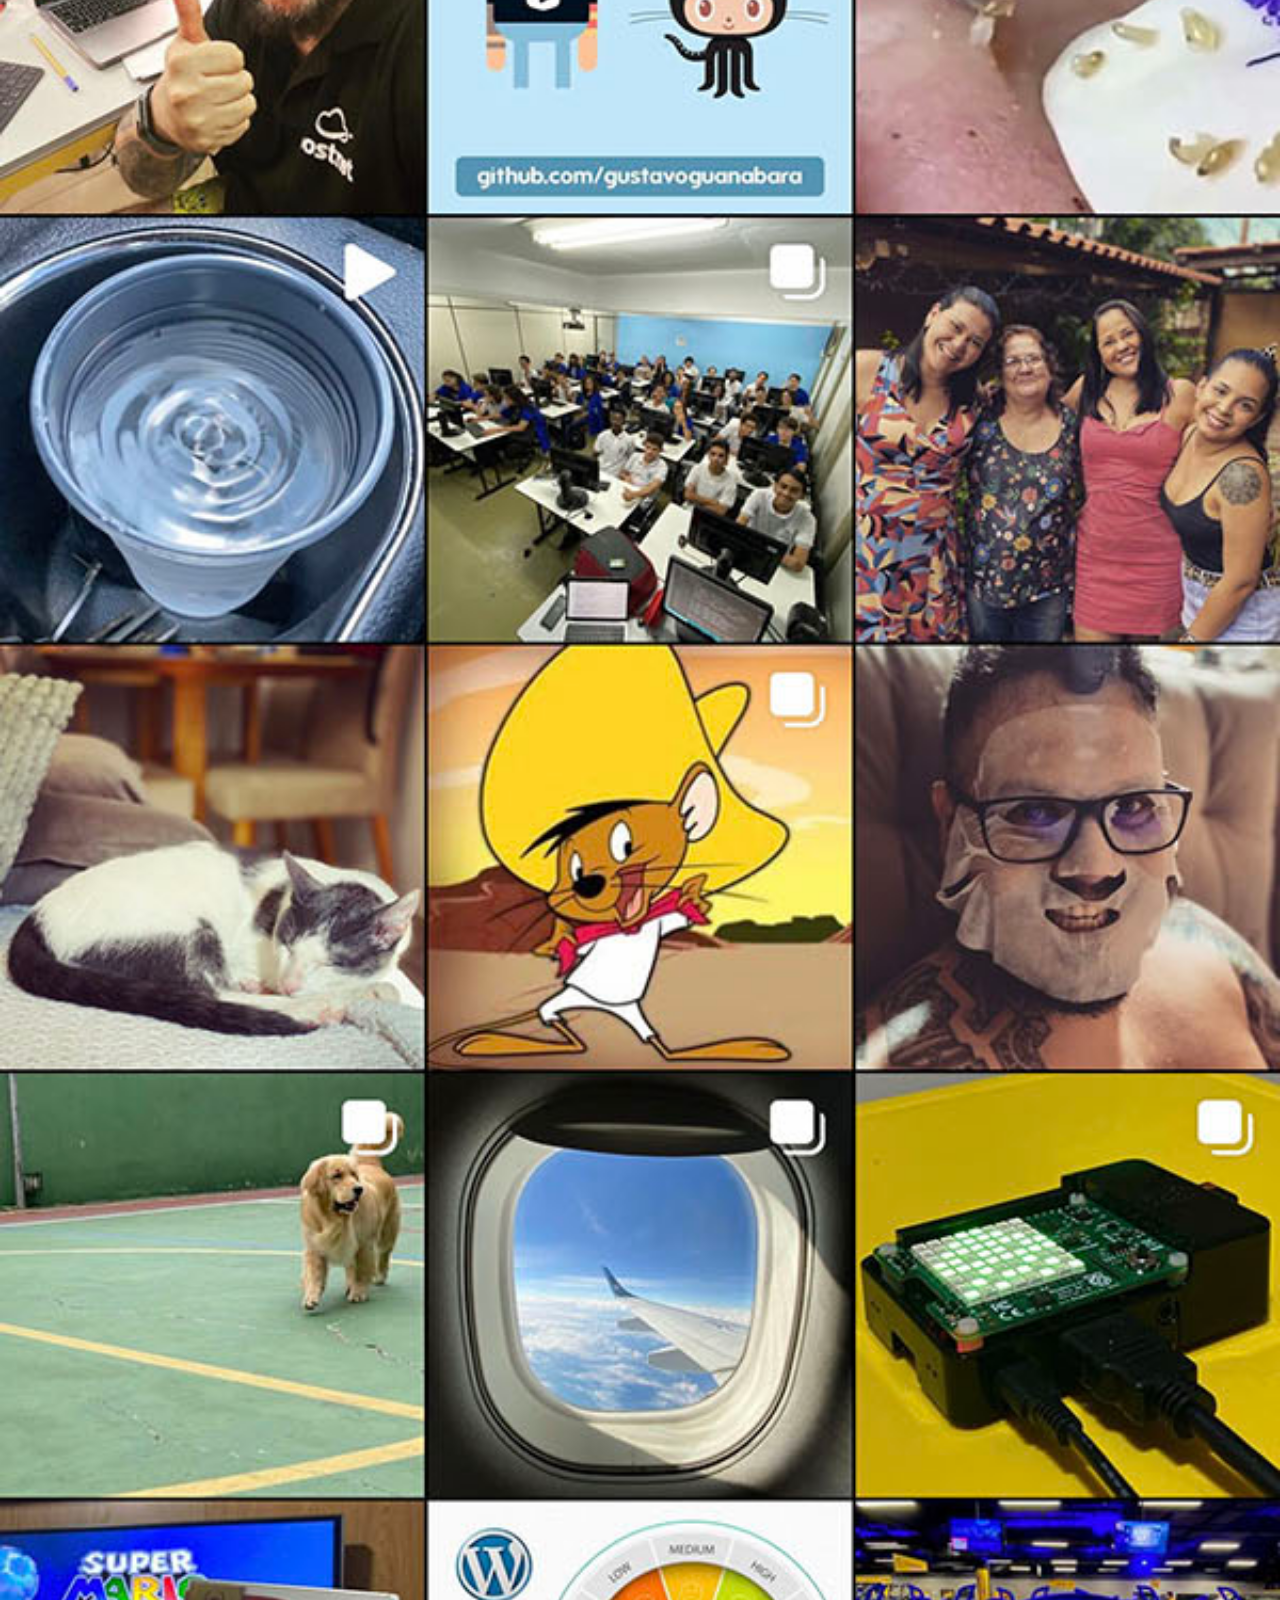
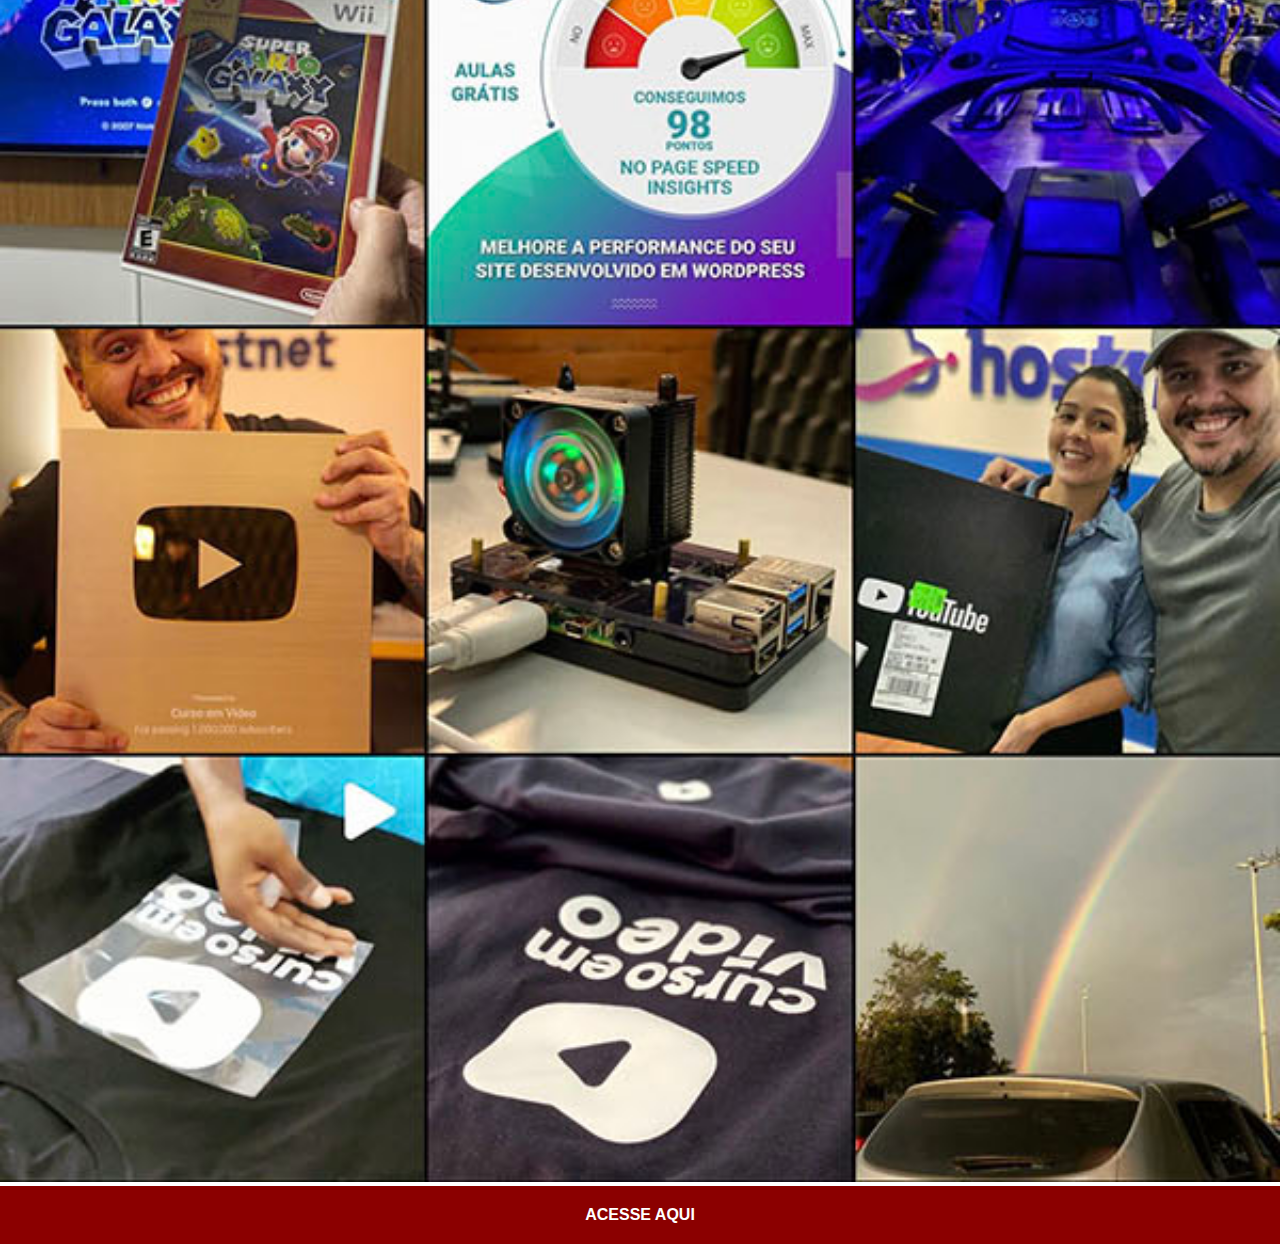
<file: instagram.html>
<!DOCTYPE html>
<html lang="pt-br">
<head>
    <meta charset="UTF-8">
    <meta name="viewport" content="width=device-width, initial-scale=1.0">
    <title>Instagram</title>
    <link rel="stylesheet" href="estilos/social.css">
</head>
<body>
    <img src="imagens/tela-instagram.jpg" alt="Instagram">
    <a href="https://www.instagram.com/gustavoguanabara/" target="_blank">ACESSE AQUI</a>
</body>
</html>
</file>
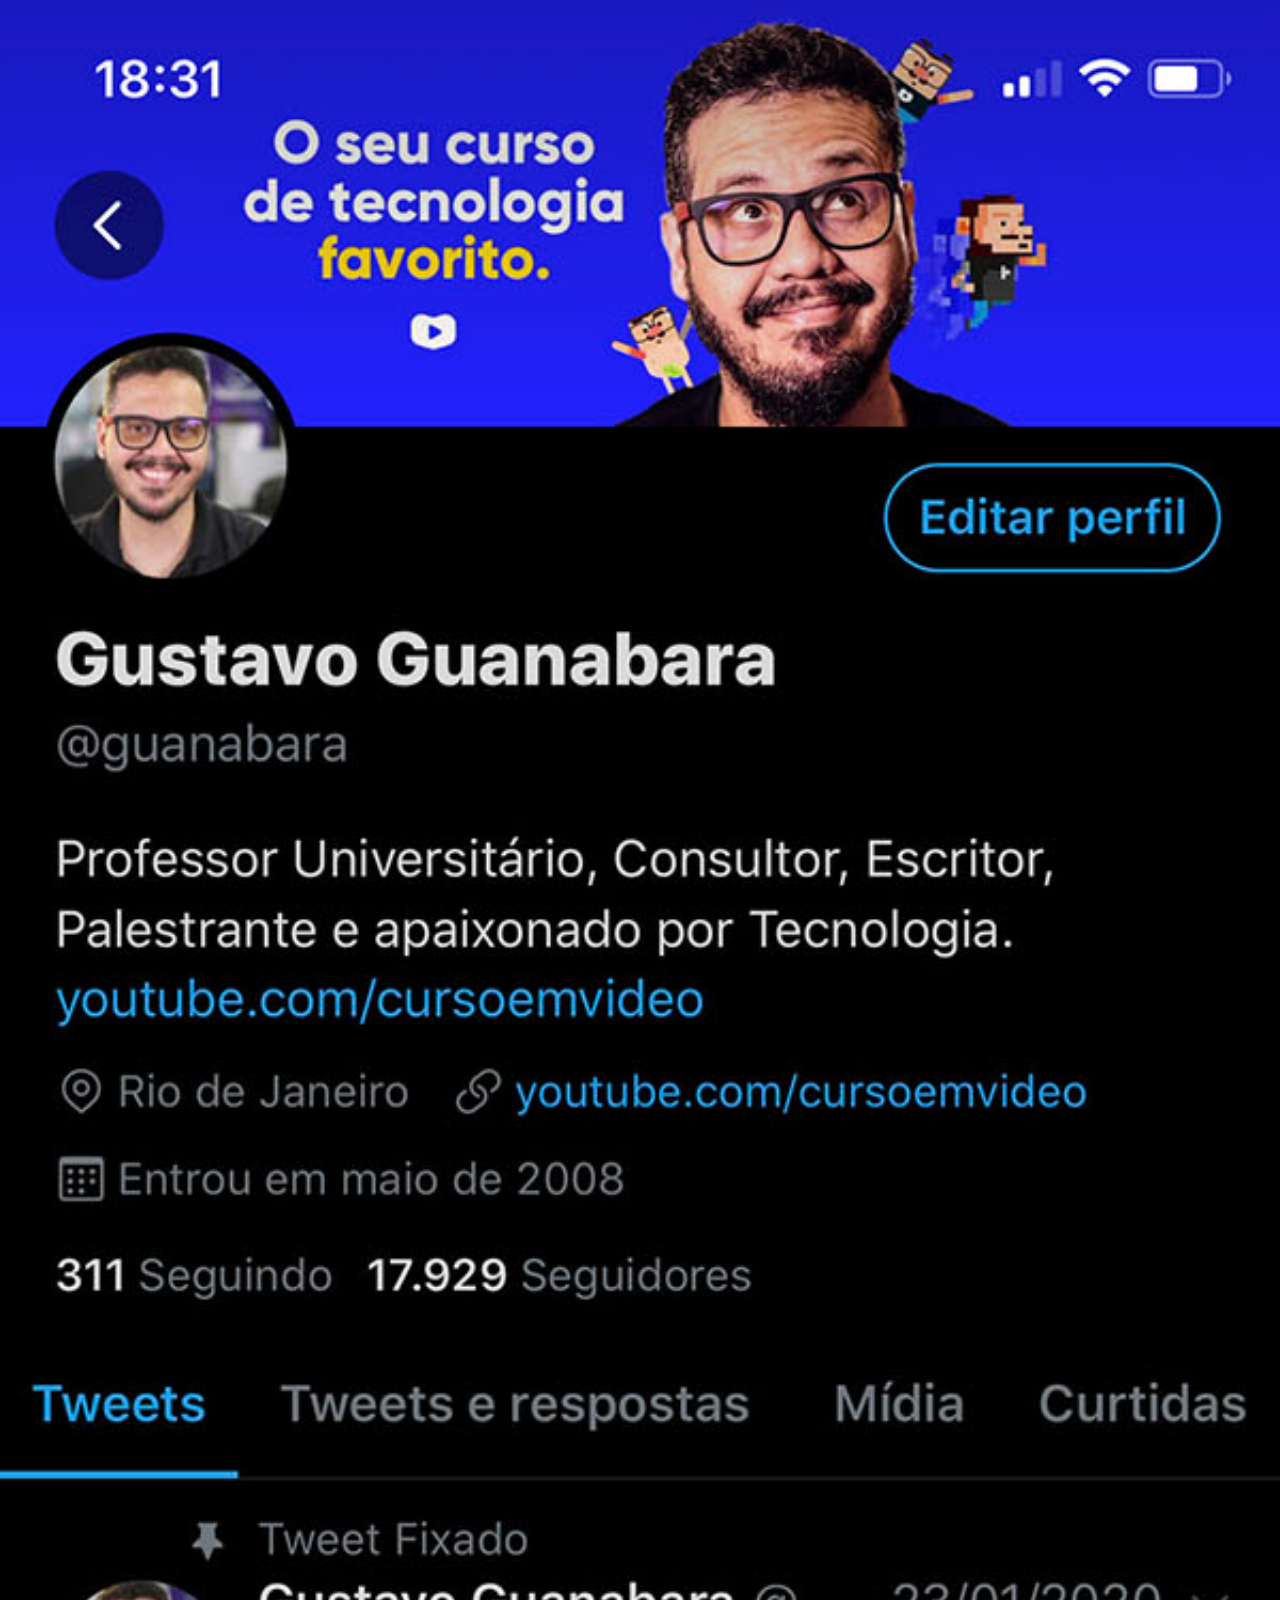
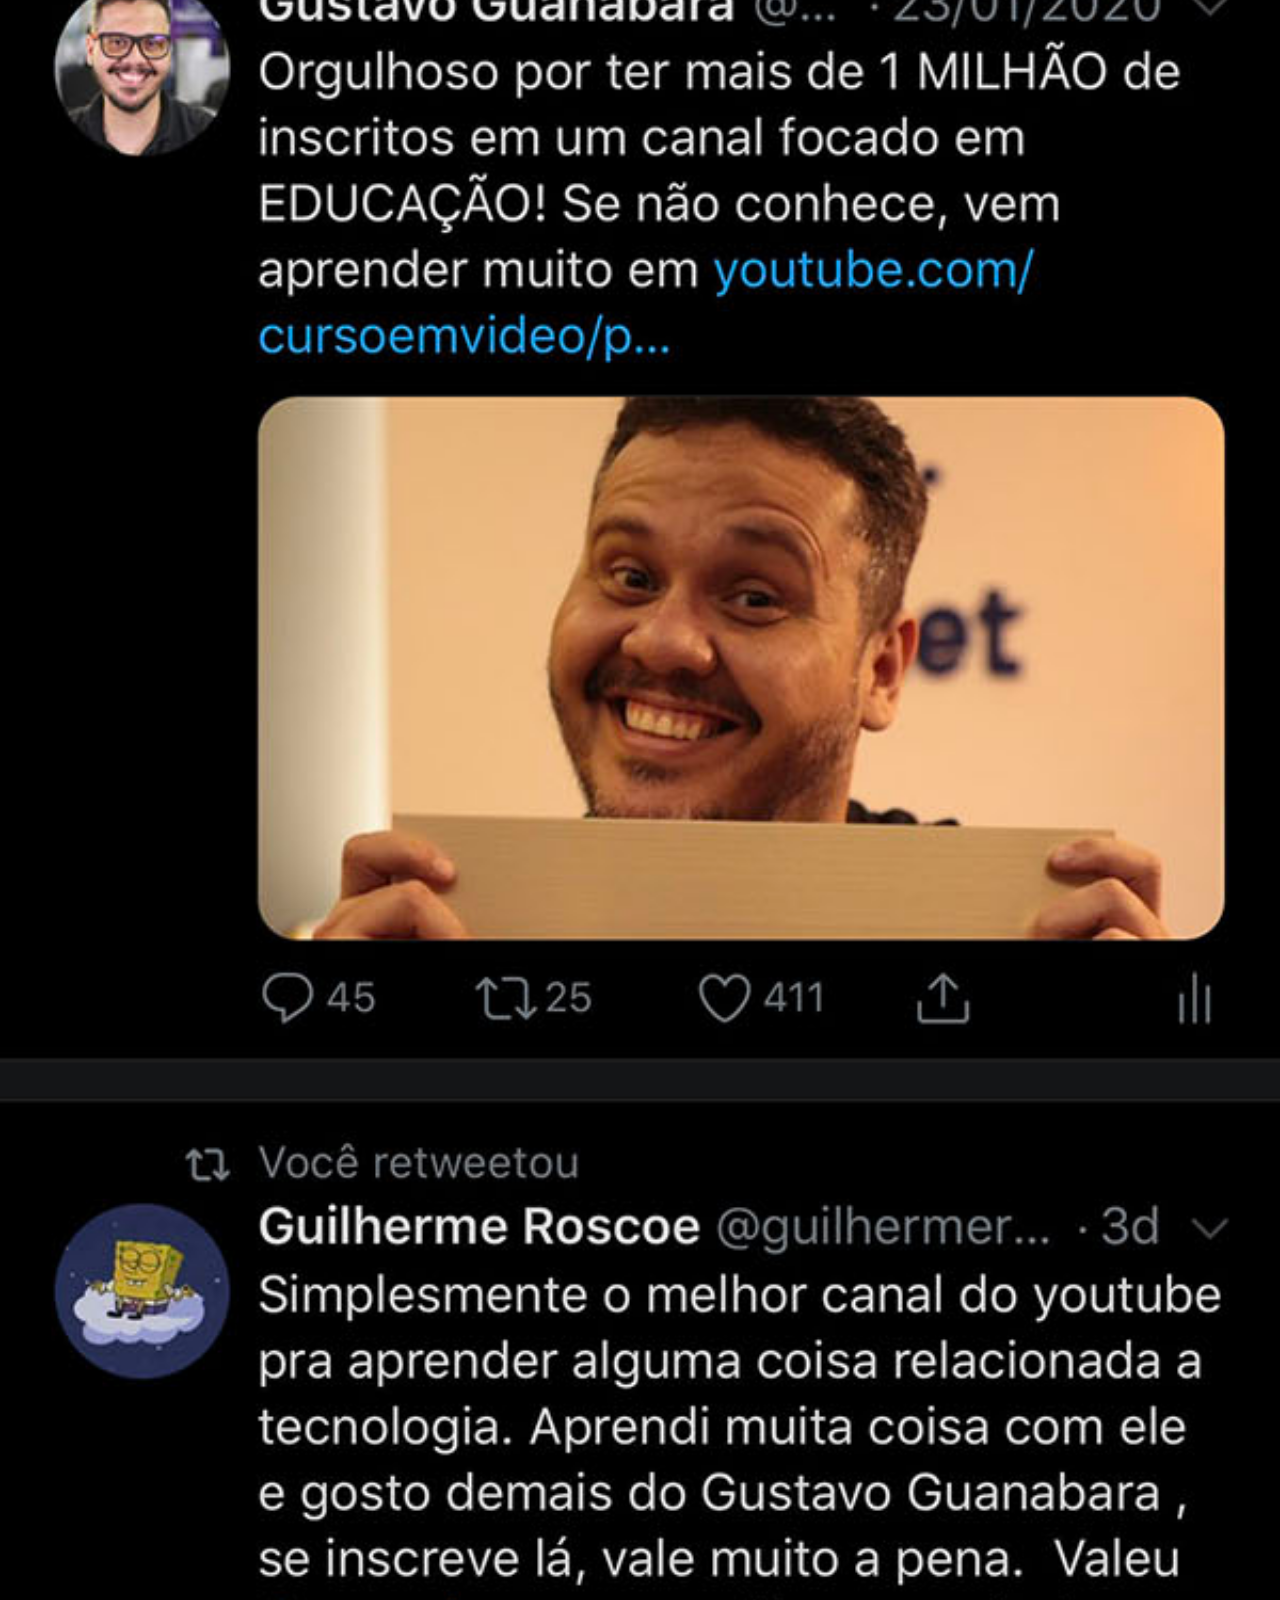
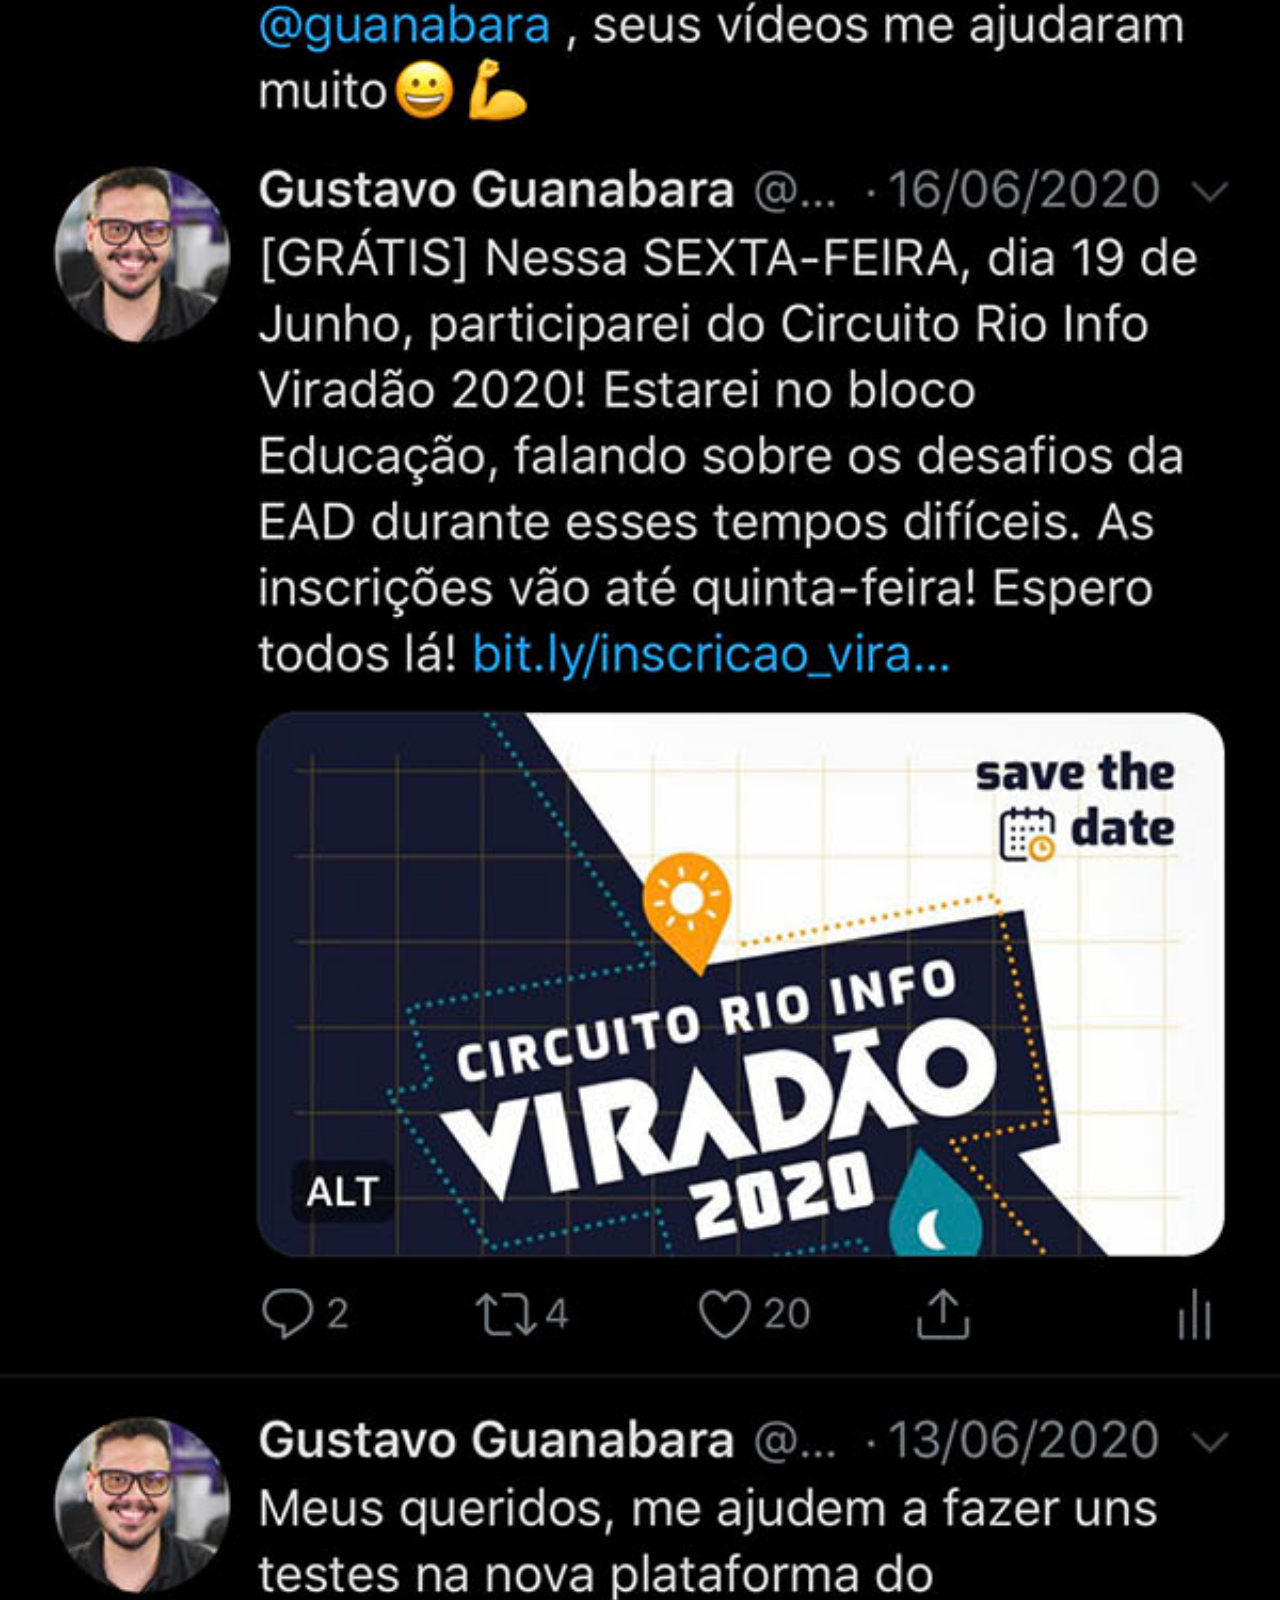
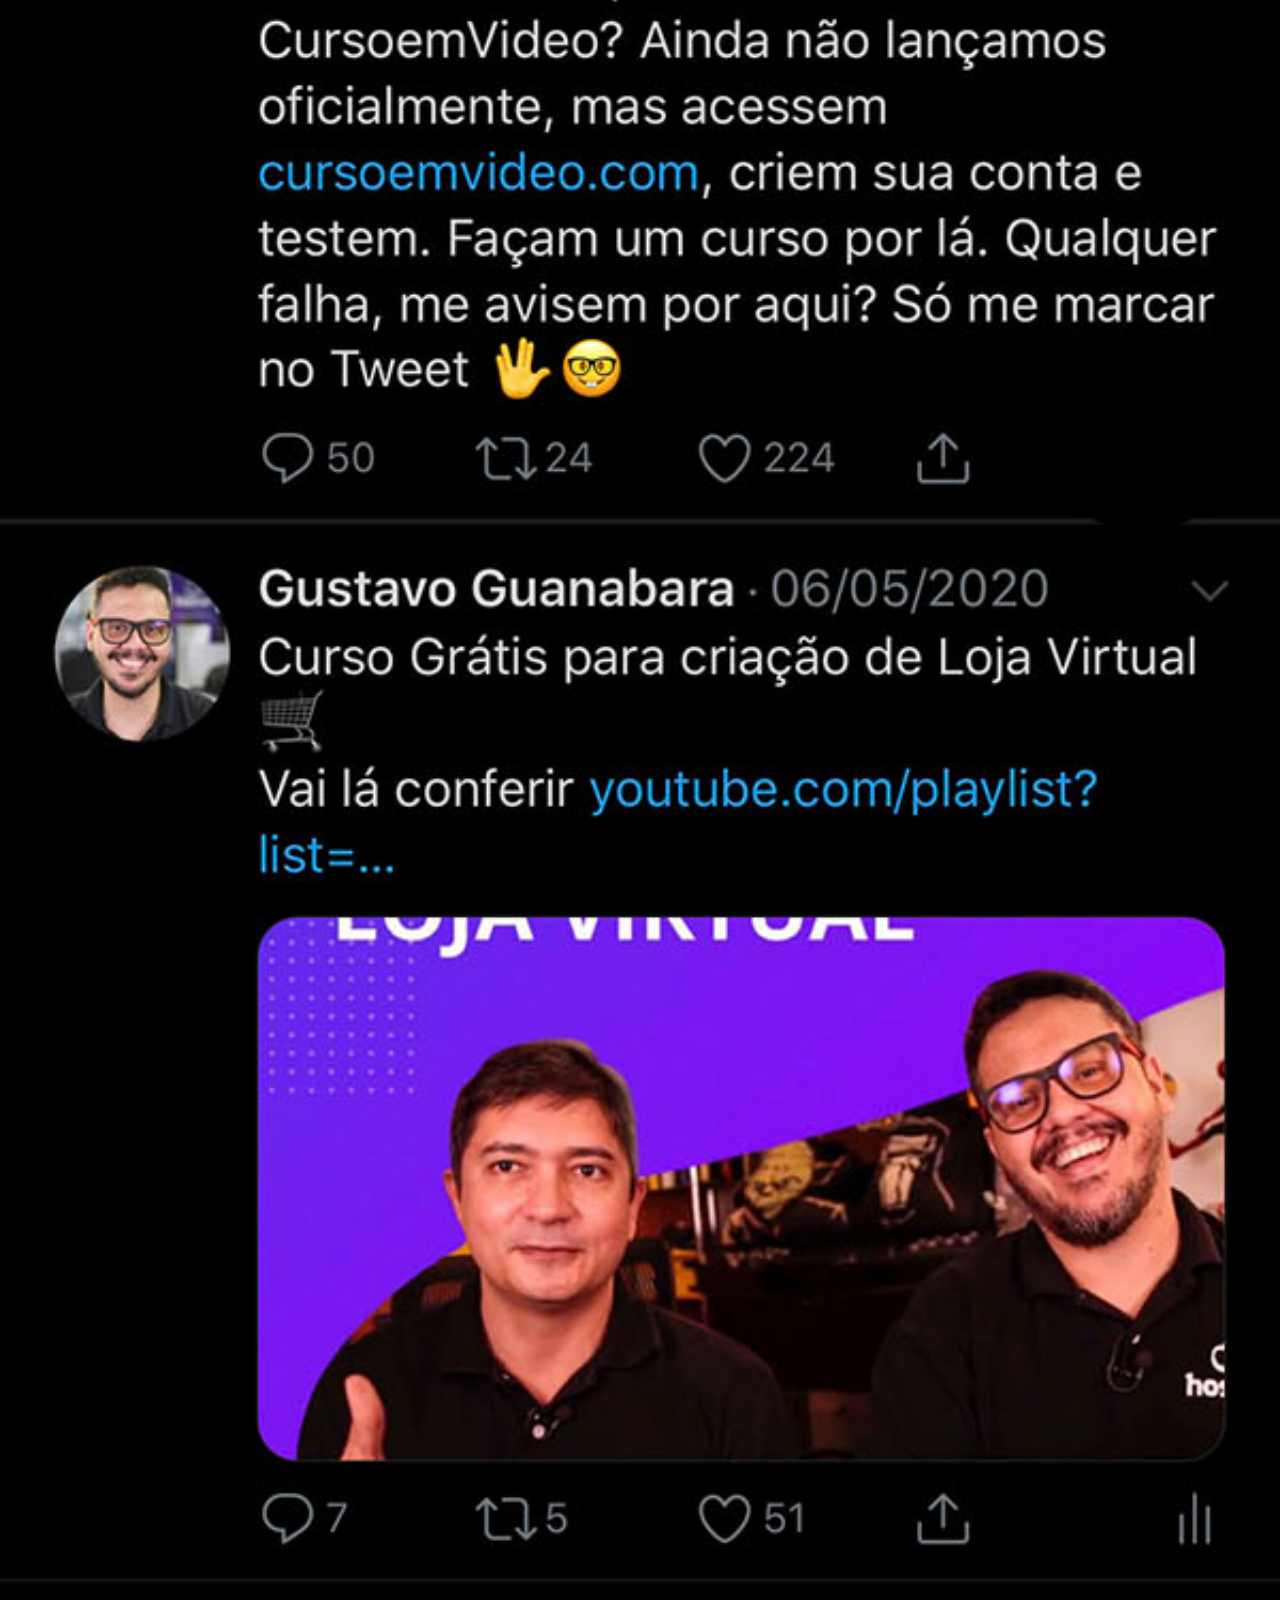
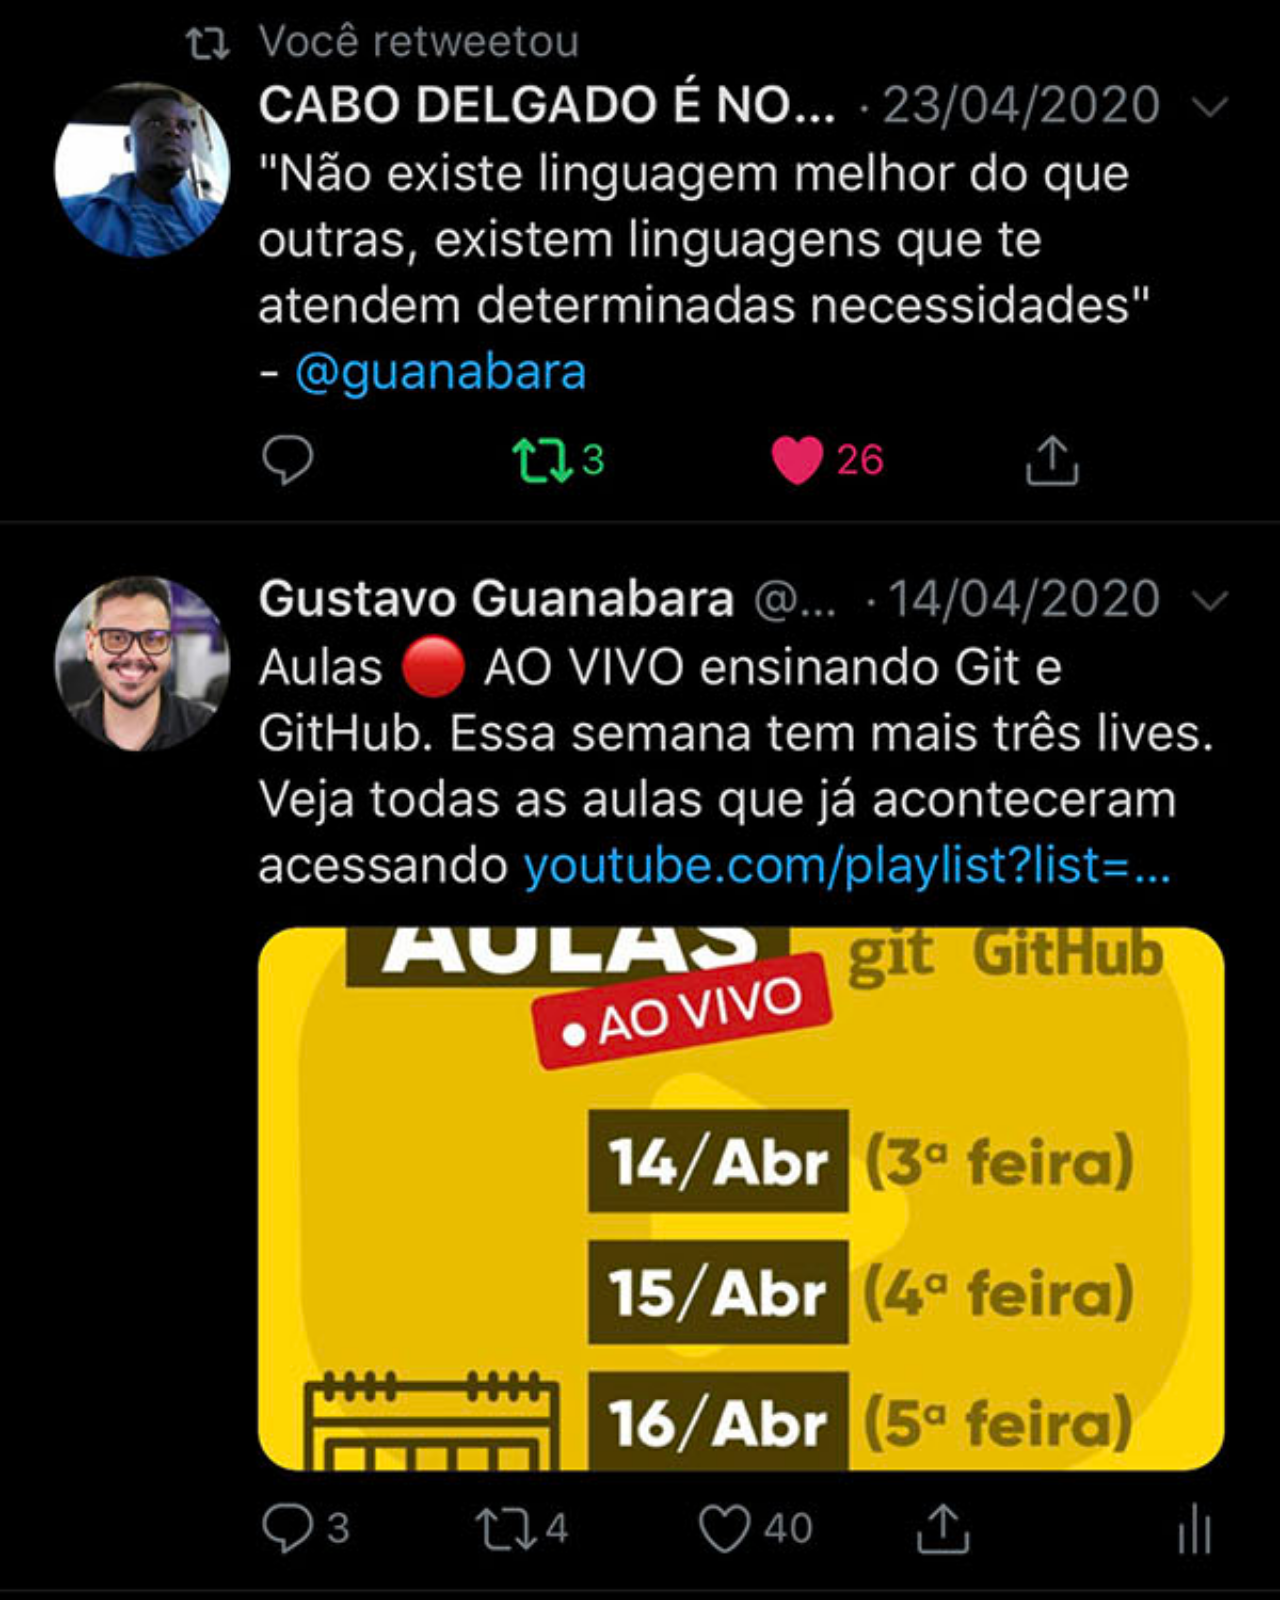
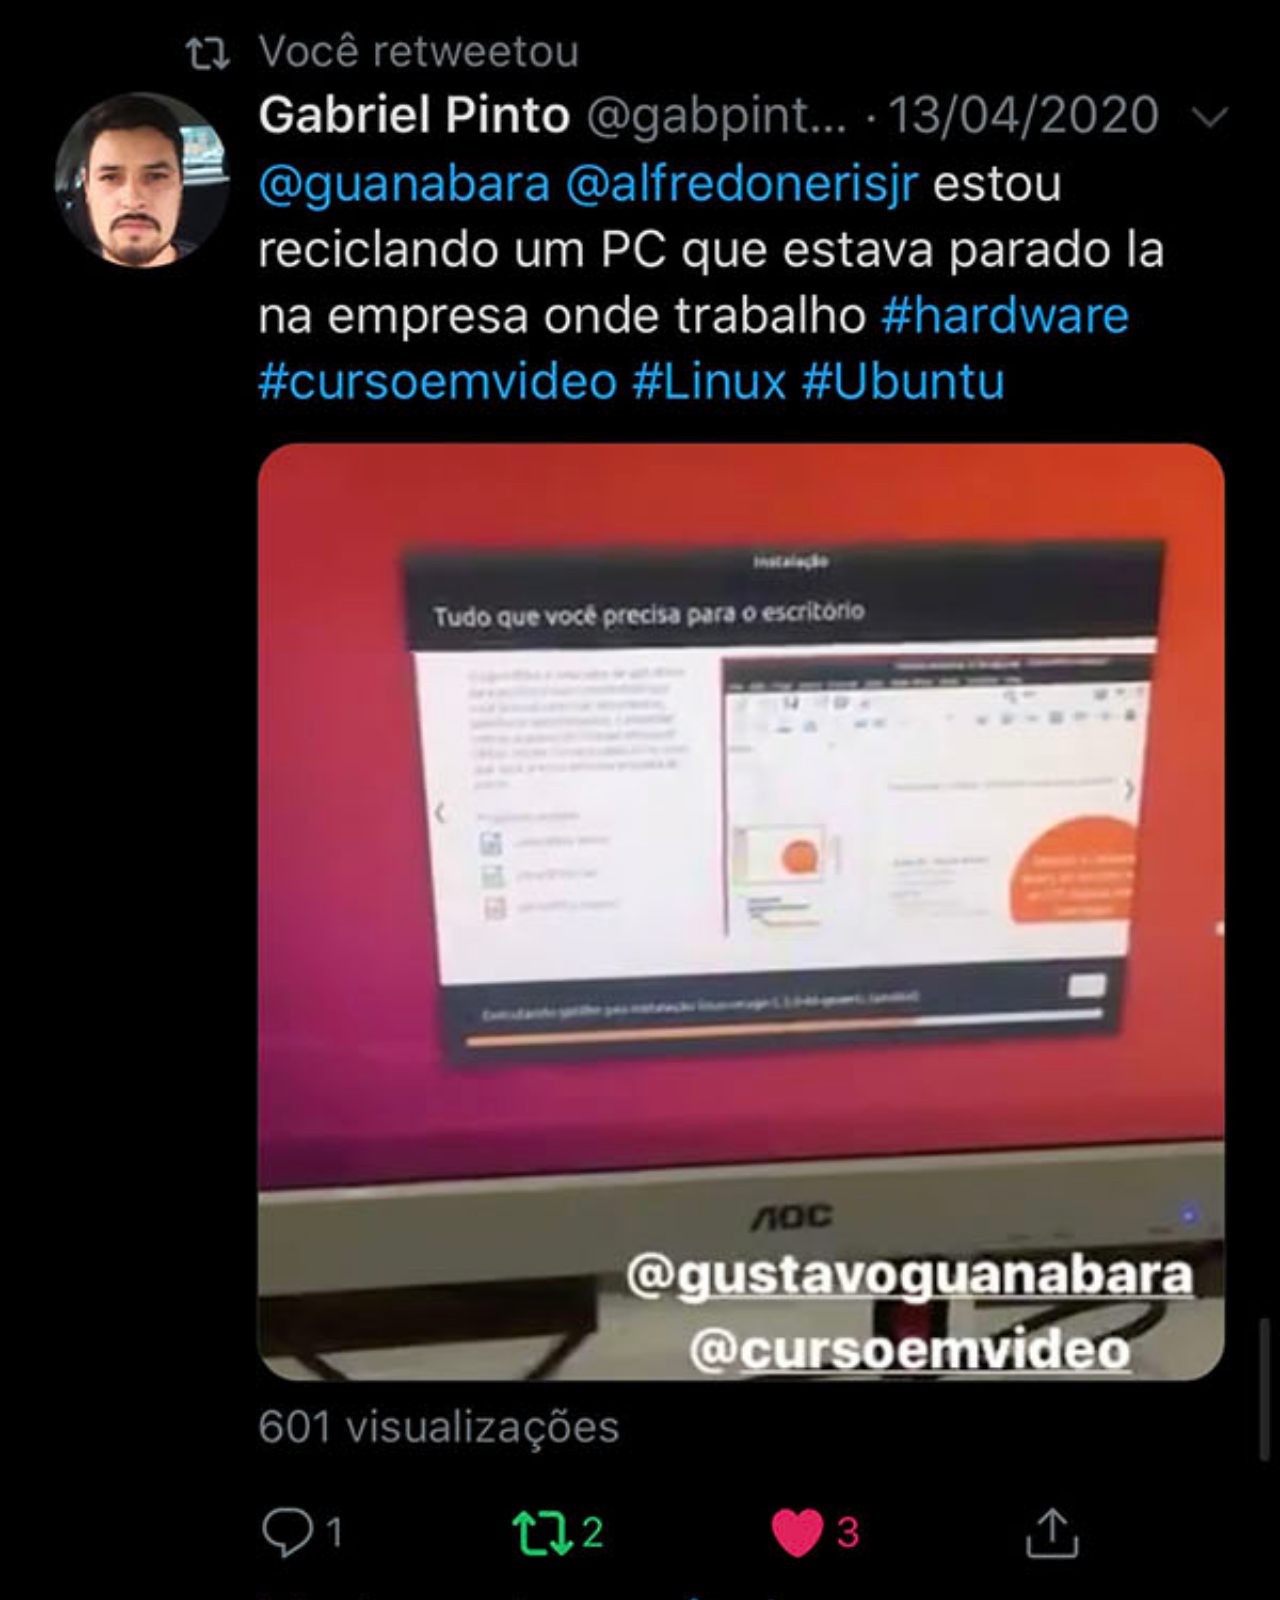
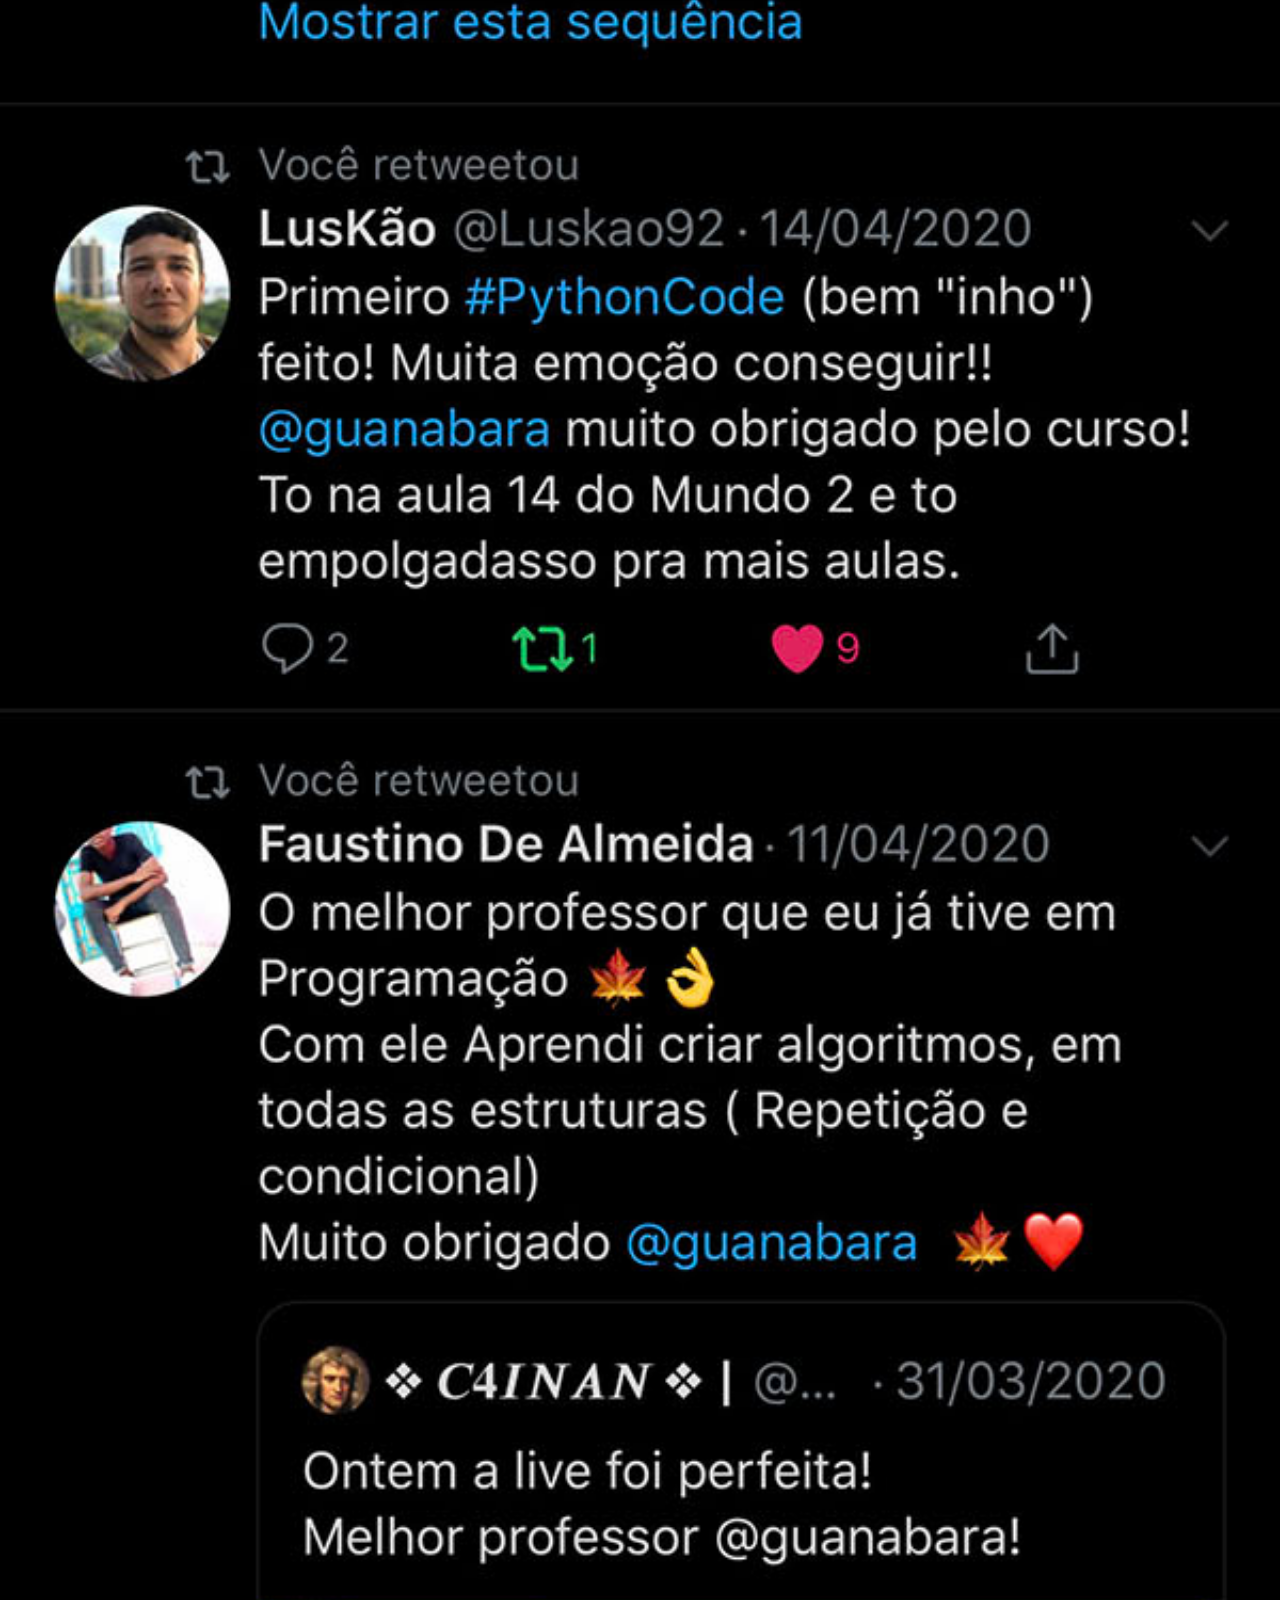
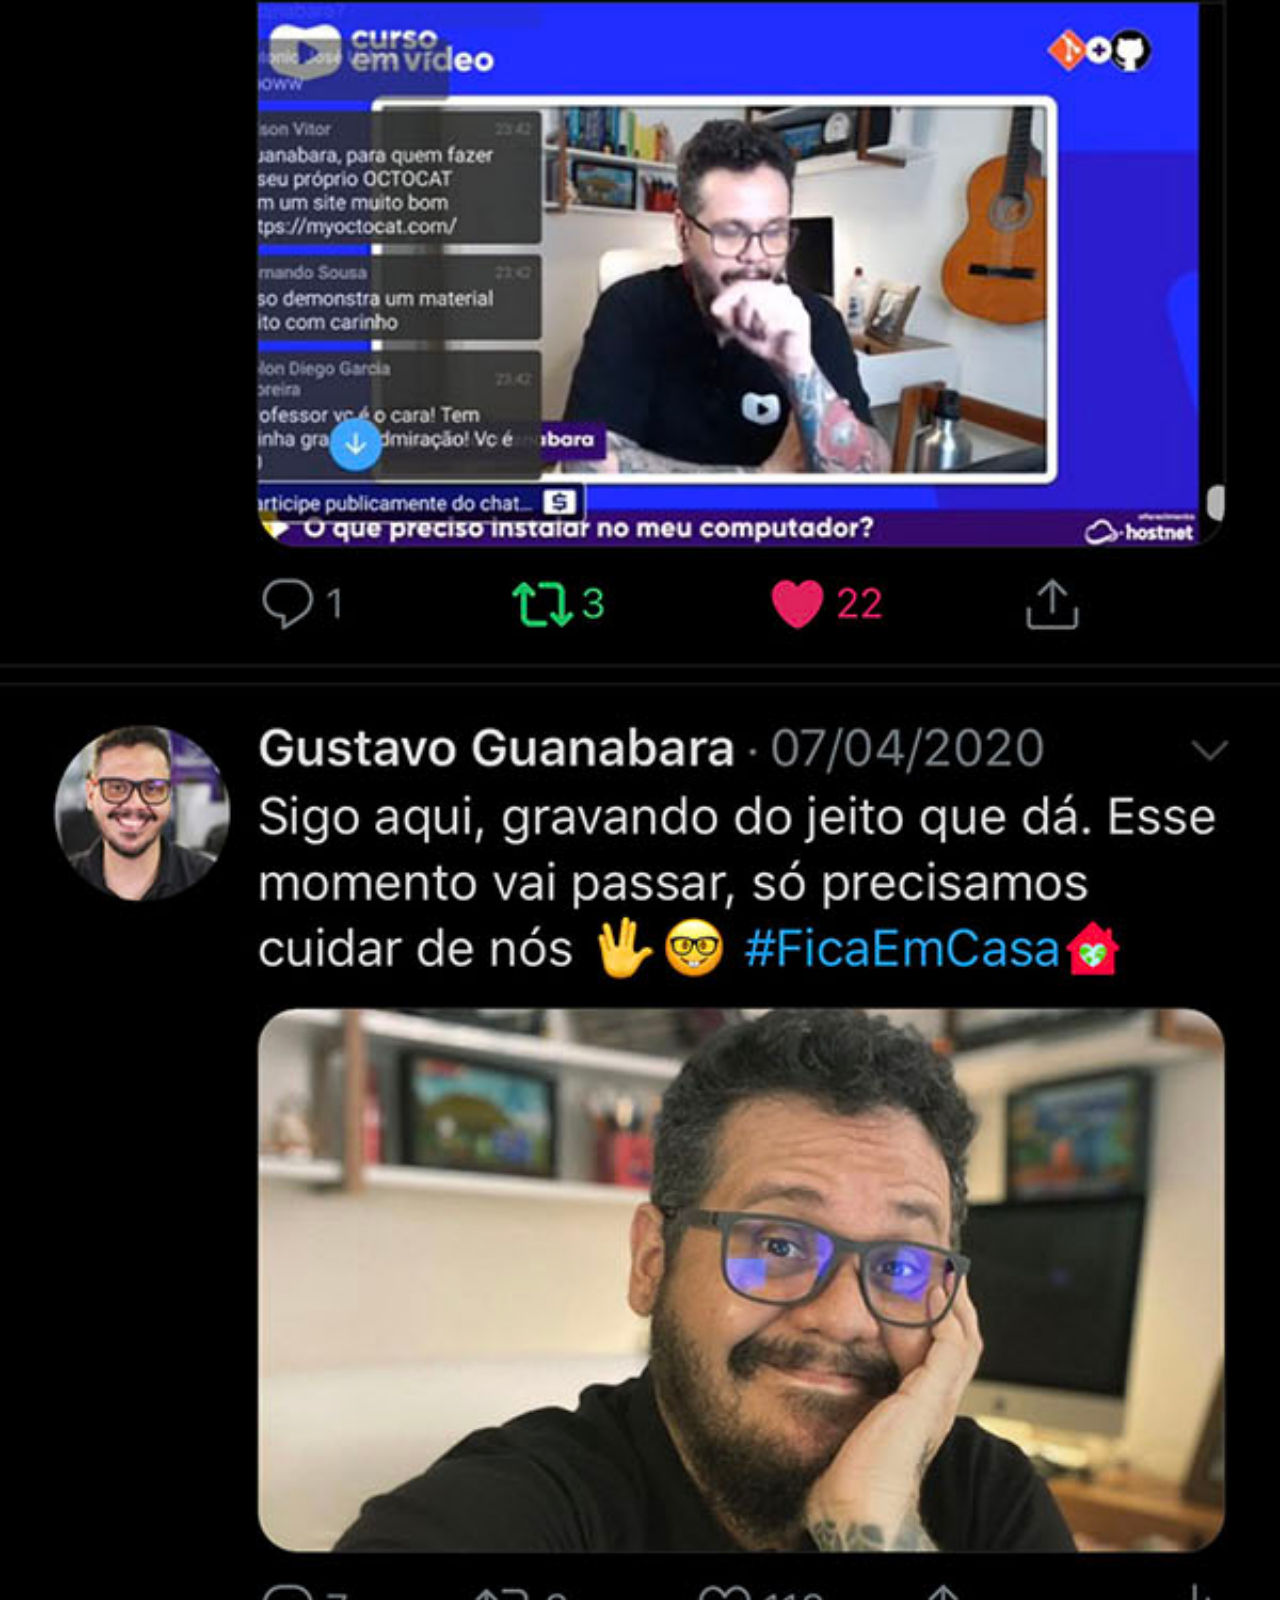
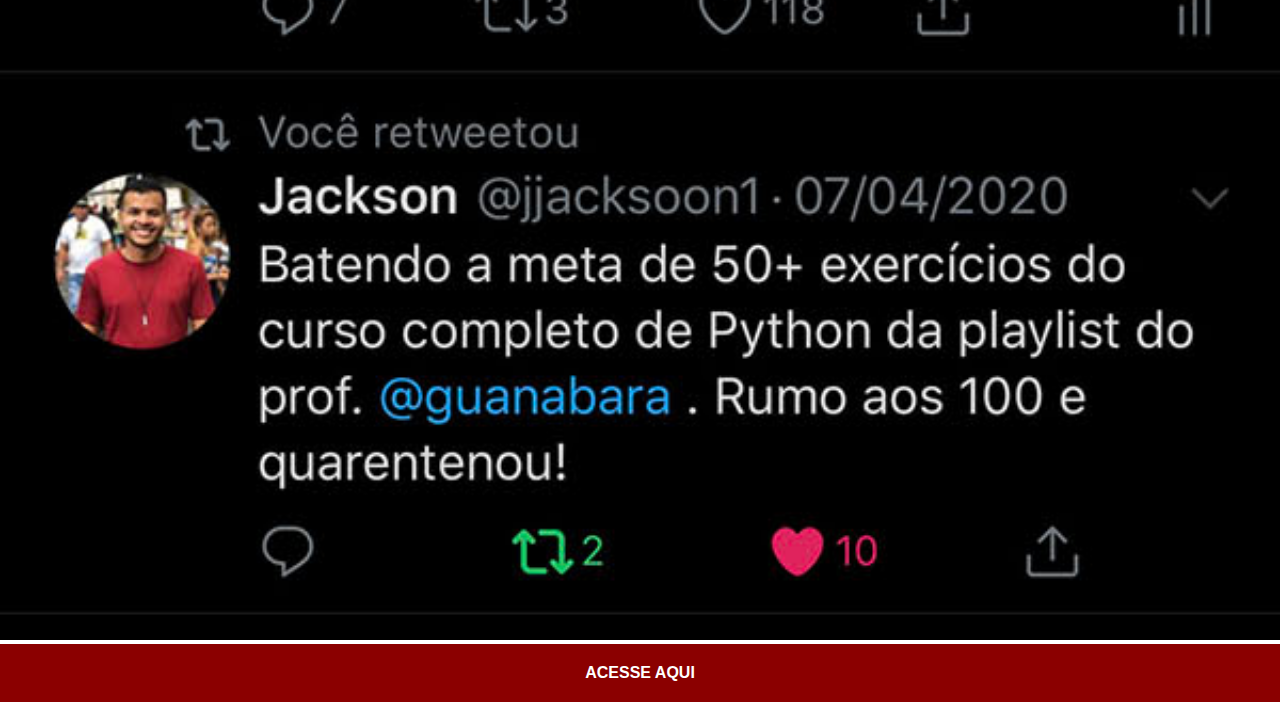
<file: twitter.html>
<!DOCTYPE html>
<html lang="pt-br">
<head>
    <meta charset="UTF-8">
    <meta name="viewport" content="width=device-width, initial-scale=1.0">
    <title>Twitter</title>
    <link rel="stylesheet" href="estilos/social.css">
</head>
<body>
    <img src="imagens/tela-twitter.jpg" alt="Twitter">
    <a href="https://x.com/guanabara" target="_blank">ACESSE AQUI</a>
</body>
</html>
</file>
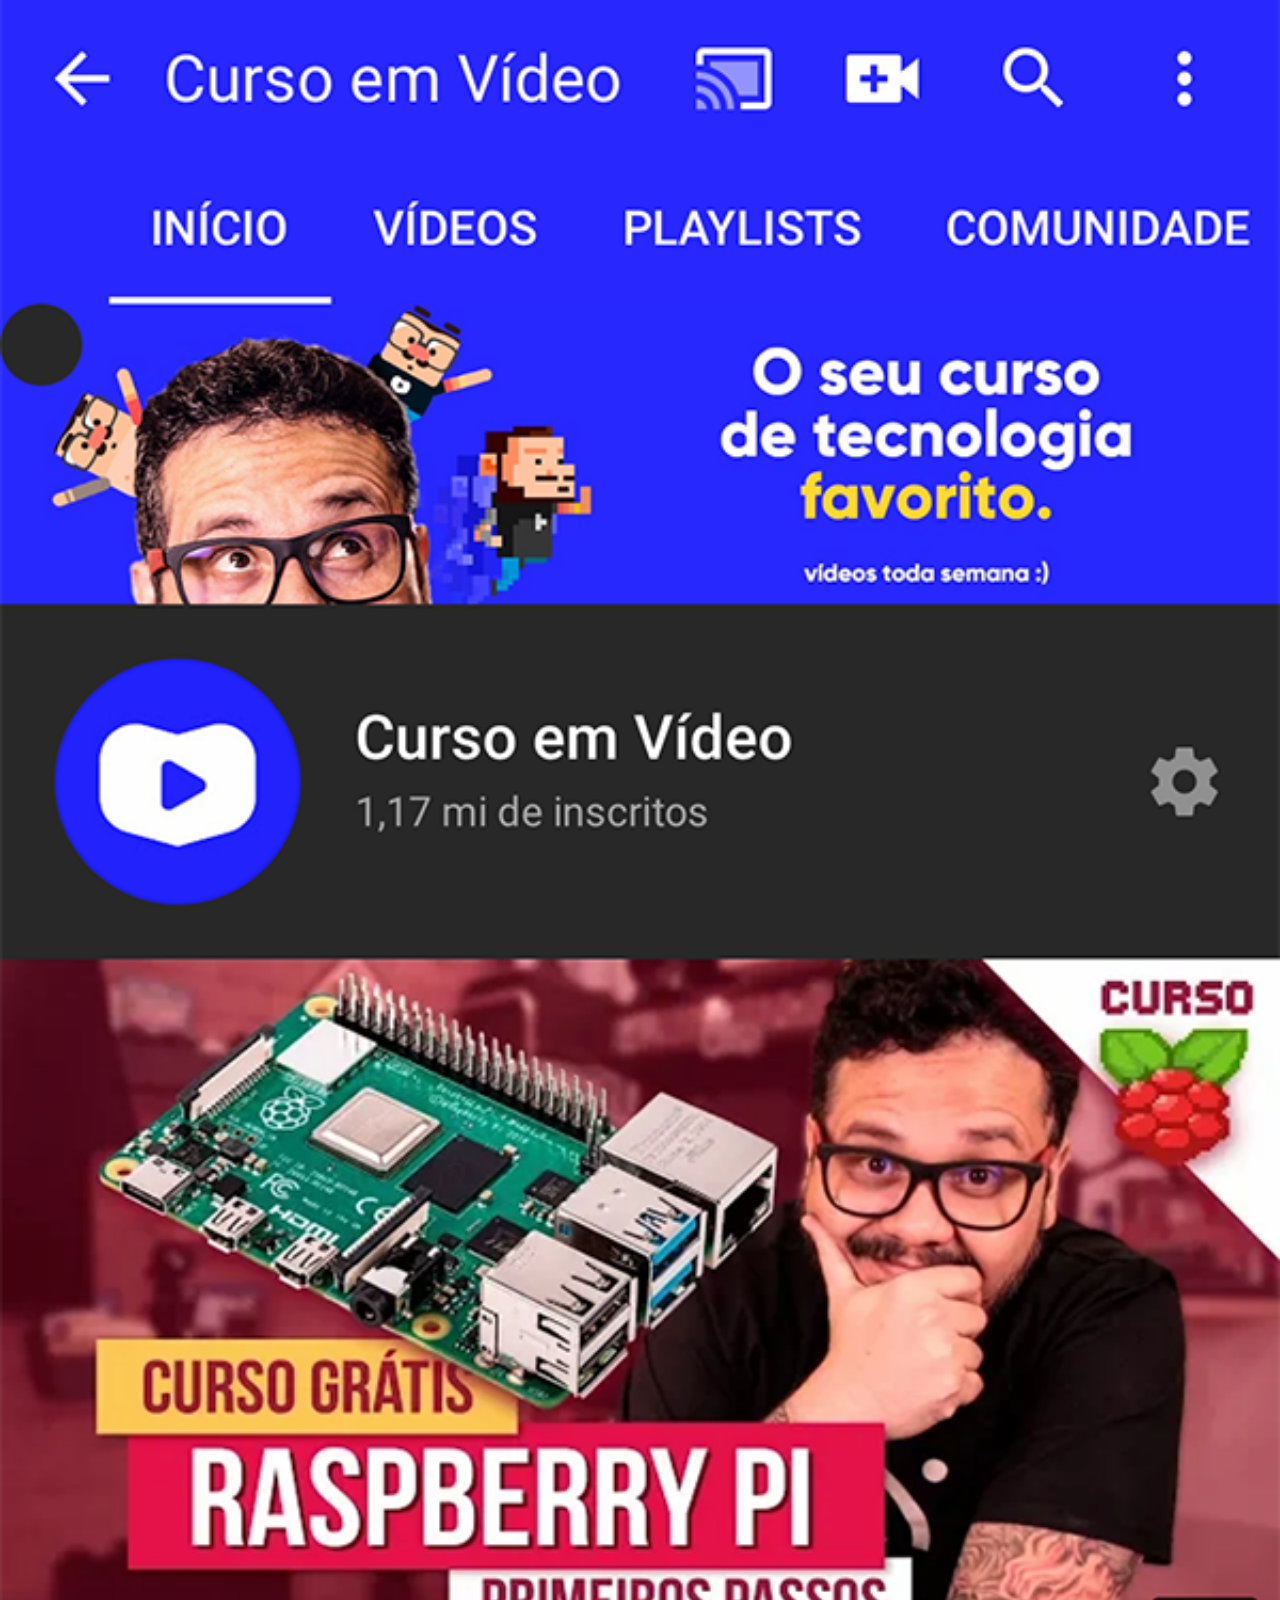
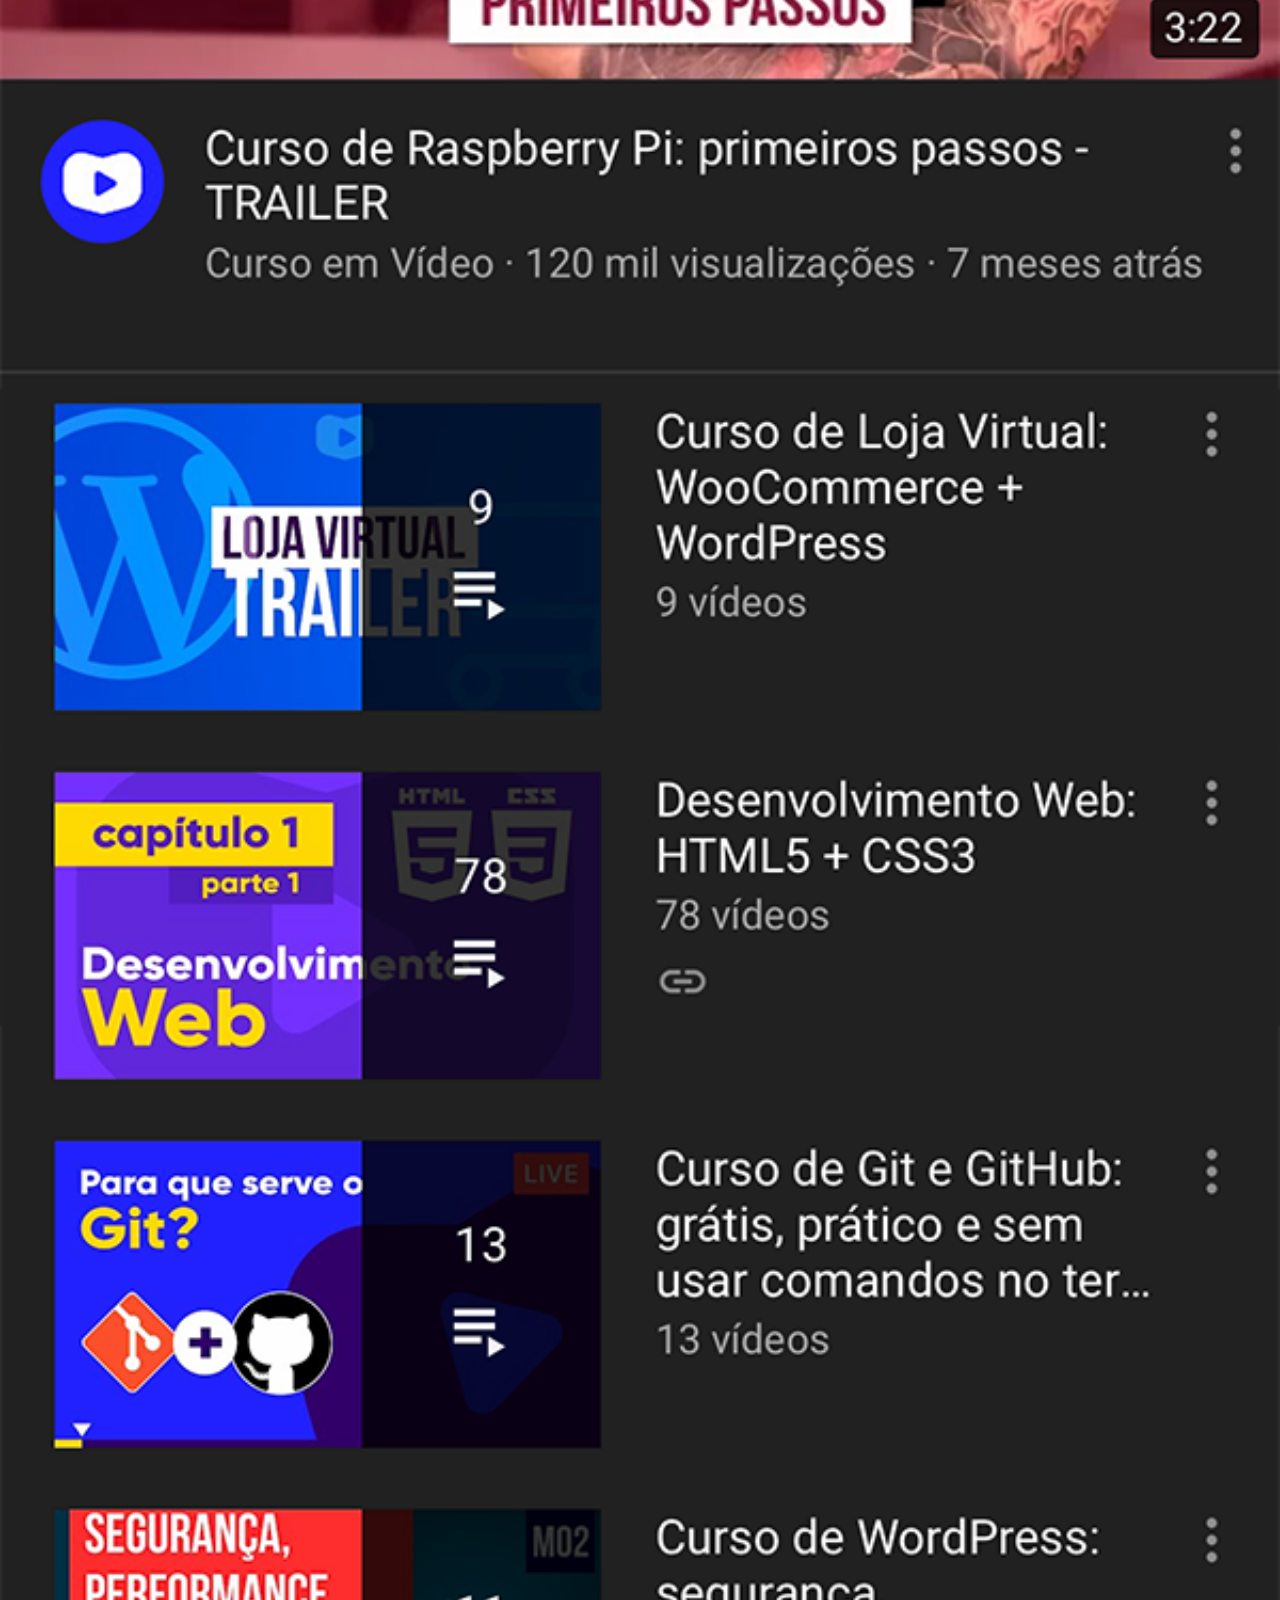
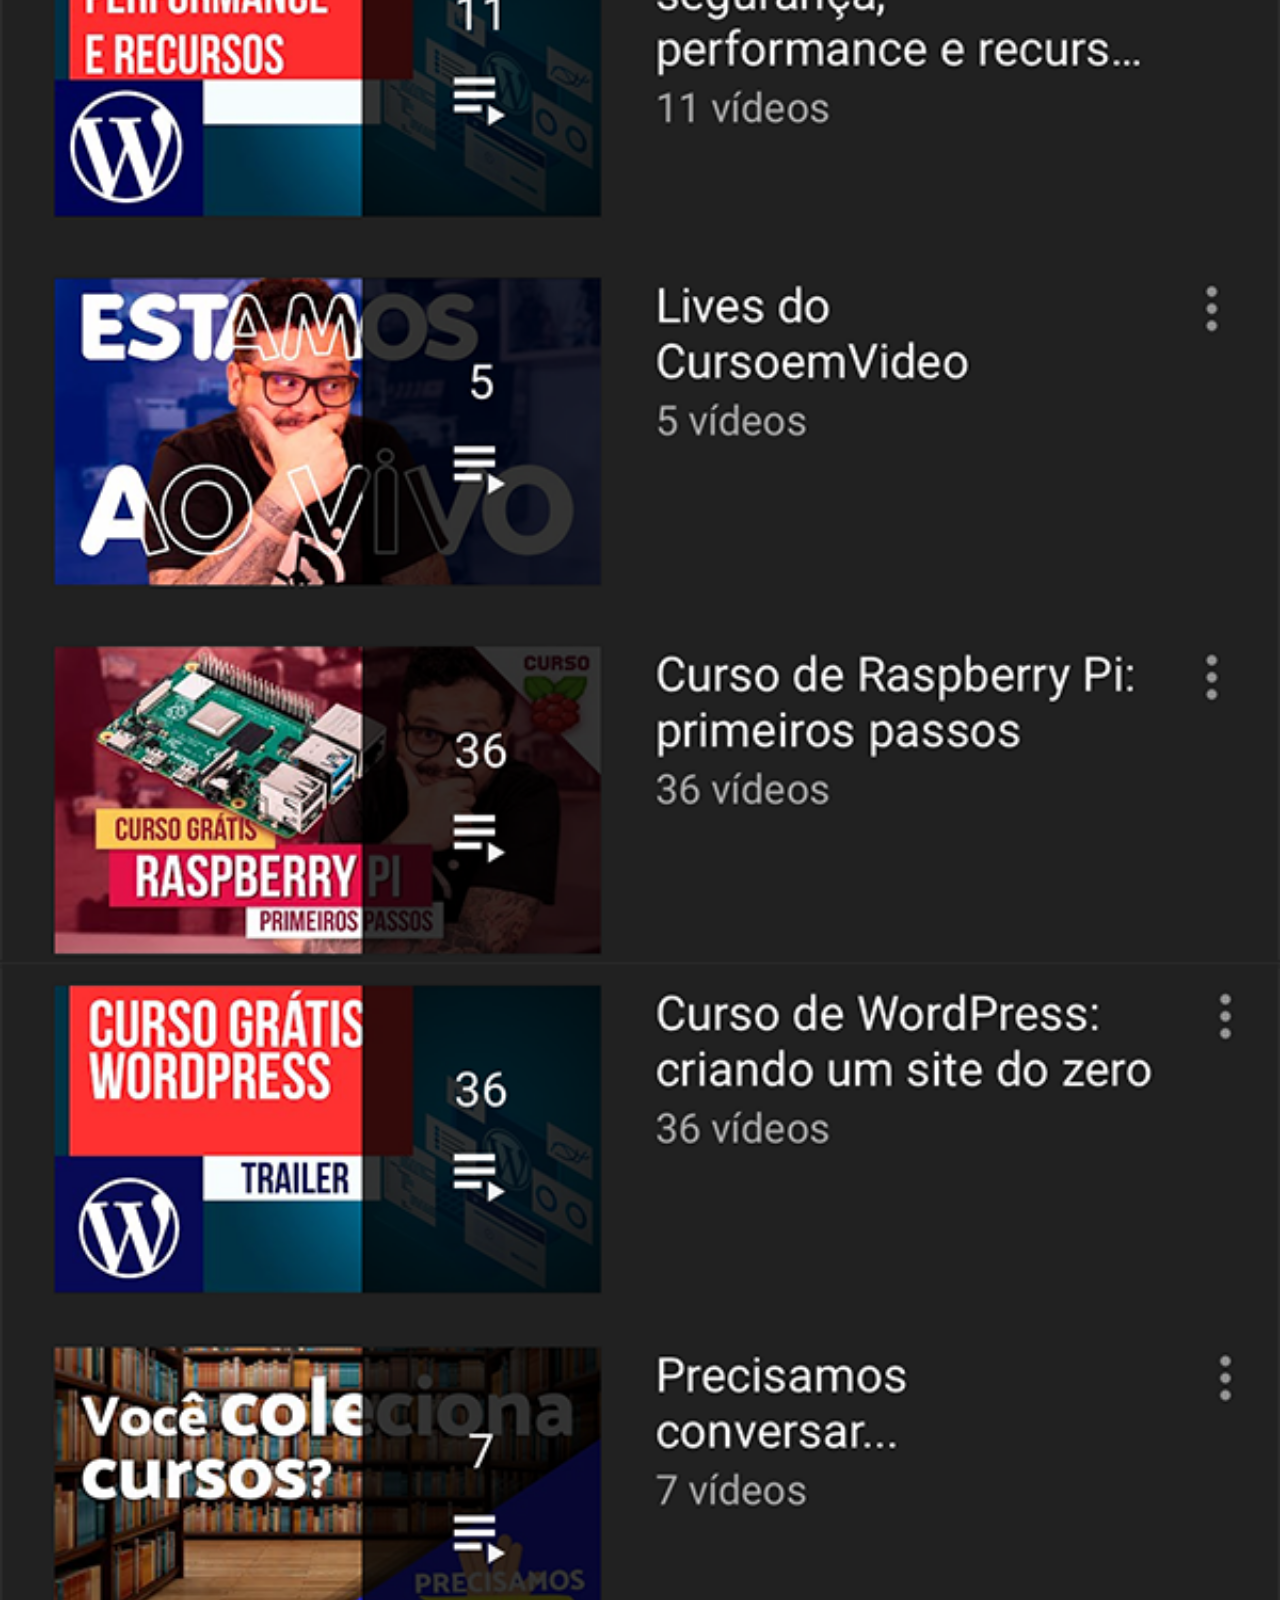
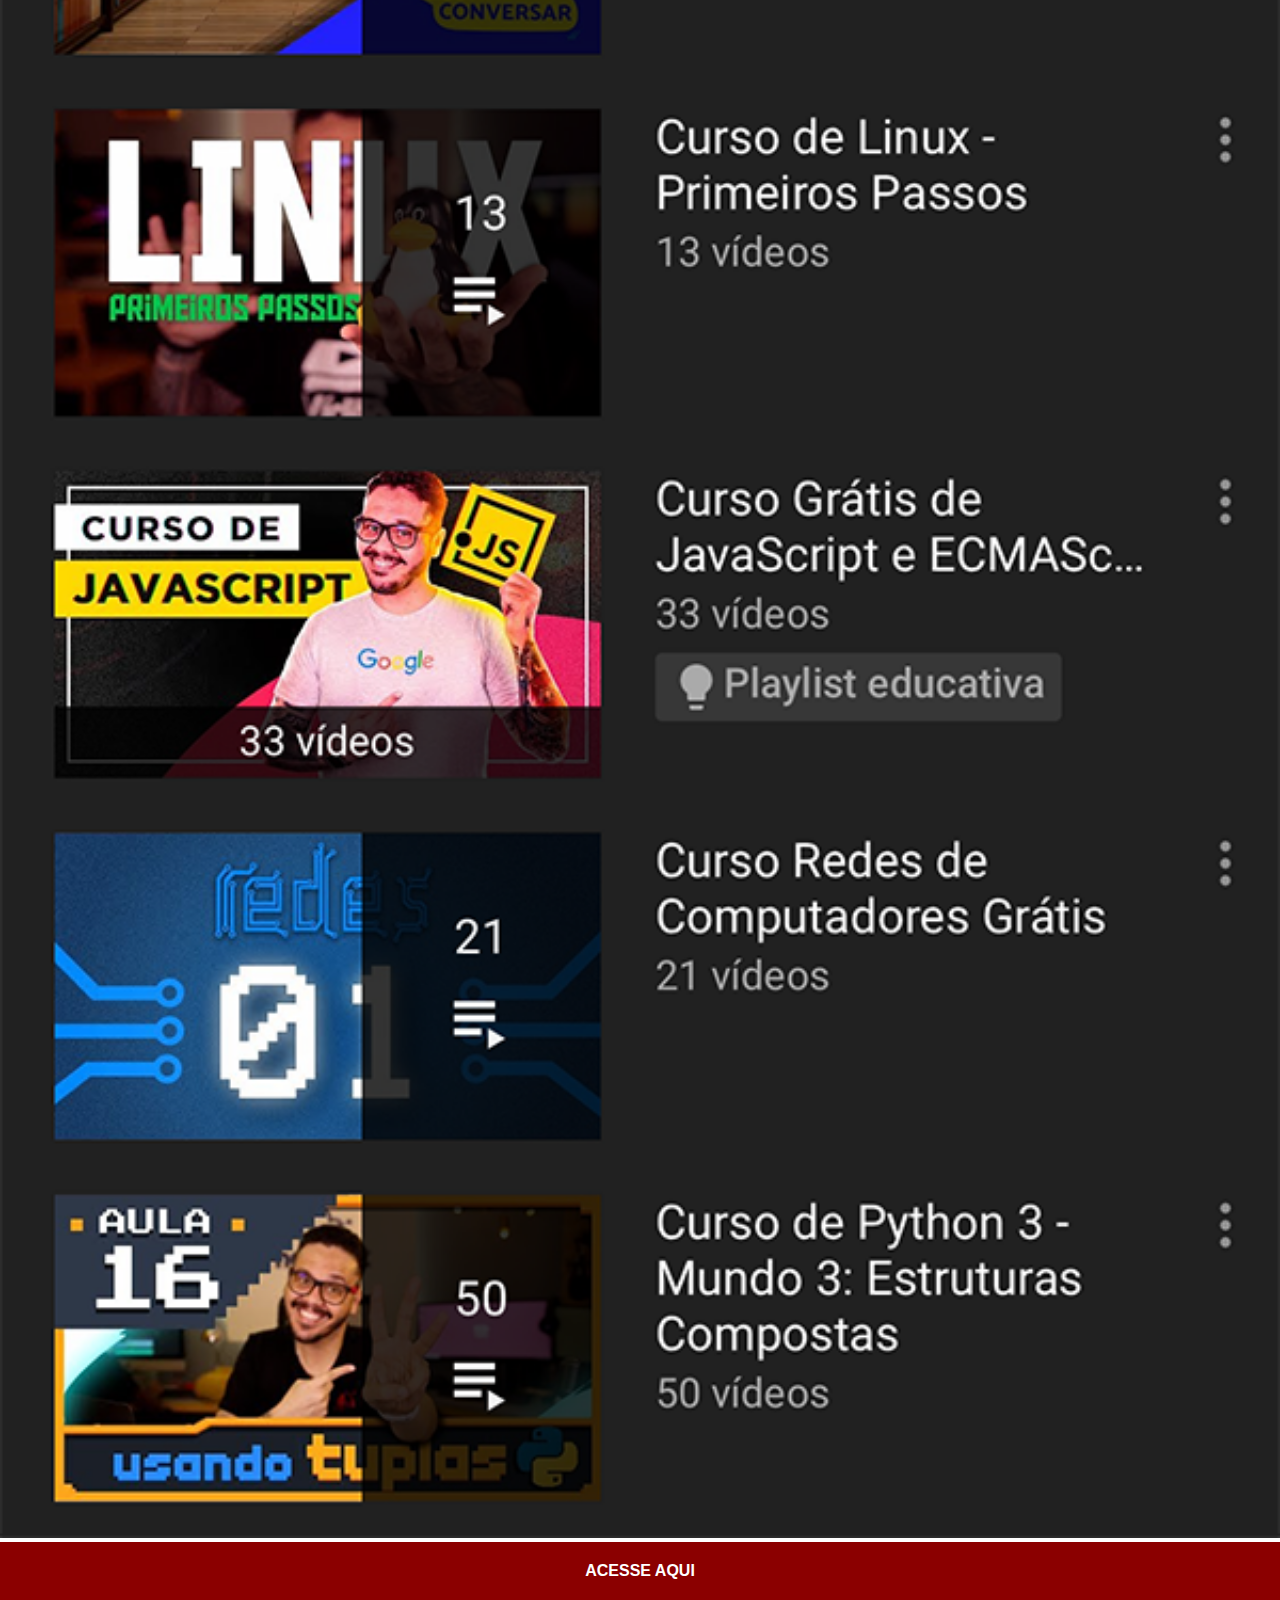
<file: youtube.html>
<!DOCTYPE html>
<html lang="pt-br">
<head>
    <meta charset="UTF-8">
    <meta name="viewport" content="width=device-width, initial-scale=1.0">
    <title>Youtube</title>
    <link rel="stylesheet" href="estilos/social.css">
</head>
<body>
    <img src="imagens/tela-youtube.png" alt="Youtube">
    <a href="https://www.youtube.com/c/CursoemV%C3%ADdeo" target="_blank">ACESSE AQUI</a>
</body>
</html>
</file>
<file: estilos/style.css>
@charset "UTF-8";

* {
    margin: 0px;
    padding: 0px;
    font-family: Arial, Helvetica, sans-serif;
}

html, body {
    height: 100vh;
    width: 100vw;
    background-color: black;
}

body {
    background-image: url(../imagens/fundo-madeira.jpg);
    background-repeat: no-repeat;
    background-size: cover;
    background-position: top center;
    background-attachment: fixed;
}

main {
    position: relative;
    height: 100vh;
}

section#telefone {
    position: absolute;
    top: 50%;
    left: 50%;
    transform: translate(-50%, -50%);

    height: 627px;
    width: 311px;
    background-image: url(../imagens/frame-iphone.png);
    background-repeat: no-repeat;
}

iframe#tela {
    position: relative;
    top: 80px;
    left: 22px;
    height: 471px;
    width: 267px;
}

section#redes-sociais {
    text-align: right;
}

section#redes-sociais > a > img {
    width: 50px;
    margin: 10px;
    border-radius: 50%;
    box-shadow: 2px 2px 5px rgba(0, 0, 0, 0.400);
    box-sizing: border-box;
}

section#redes-sociais img:hover {
    border: 2px solid rgba(255, 255, 255, 0.600);
    transform: translate(-3px, -3px);
    box-shadow: 5px 5px 10px rgba(0, 0, 0, 0.600);
    transition: transform 0.5s, border 1s;
}
</file>
<file: estilos/social.css>
@charset "UTF-8";

* {
    margin: 0px;
    padding: 0px;
    font-family: Arial, Helvetica, sans-serif;
}

::-webkit-scrollbar {
    width: 0px;
    height: 0px;
}

img {
    width: 100vw;
}

a {
    display: block;
    background-color: darkred;
    color: white;
    padding: 20px;
    text-align: center;
    font-weight: bolder;
    text-decoration: none;
}

a:hover {
    background-color: red;
}
</file>
